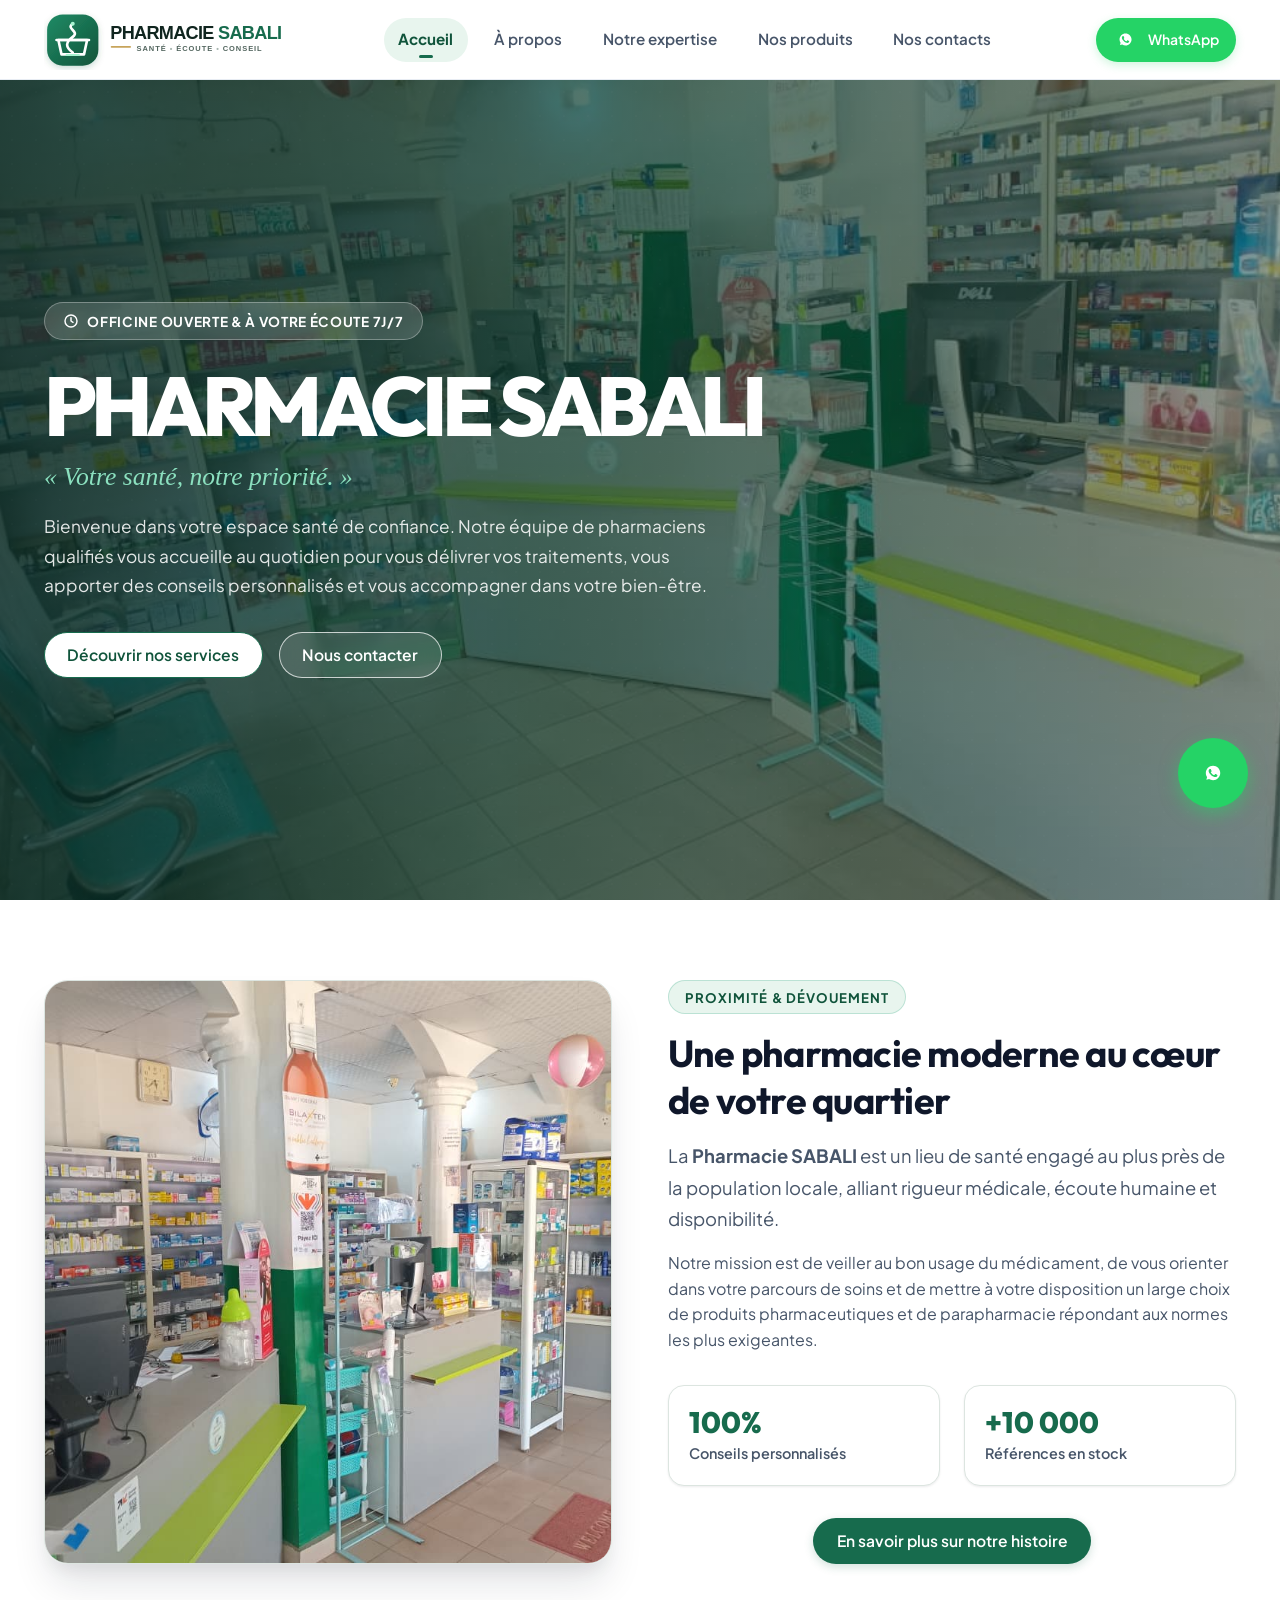
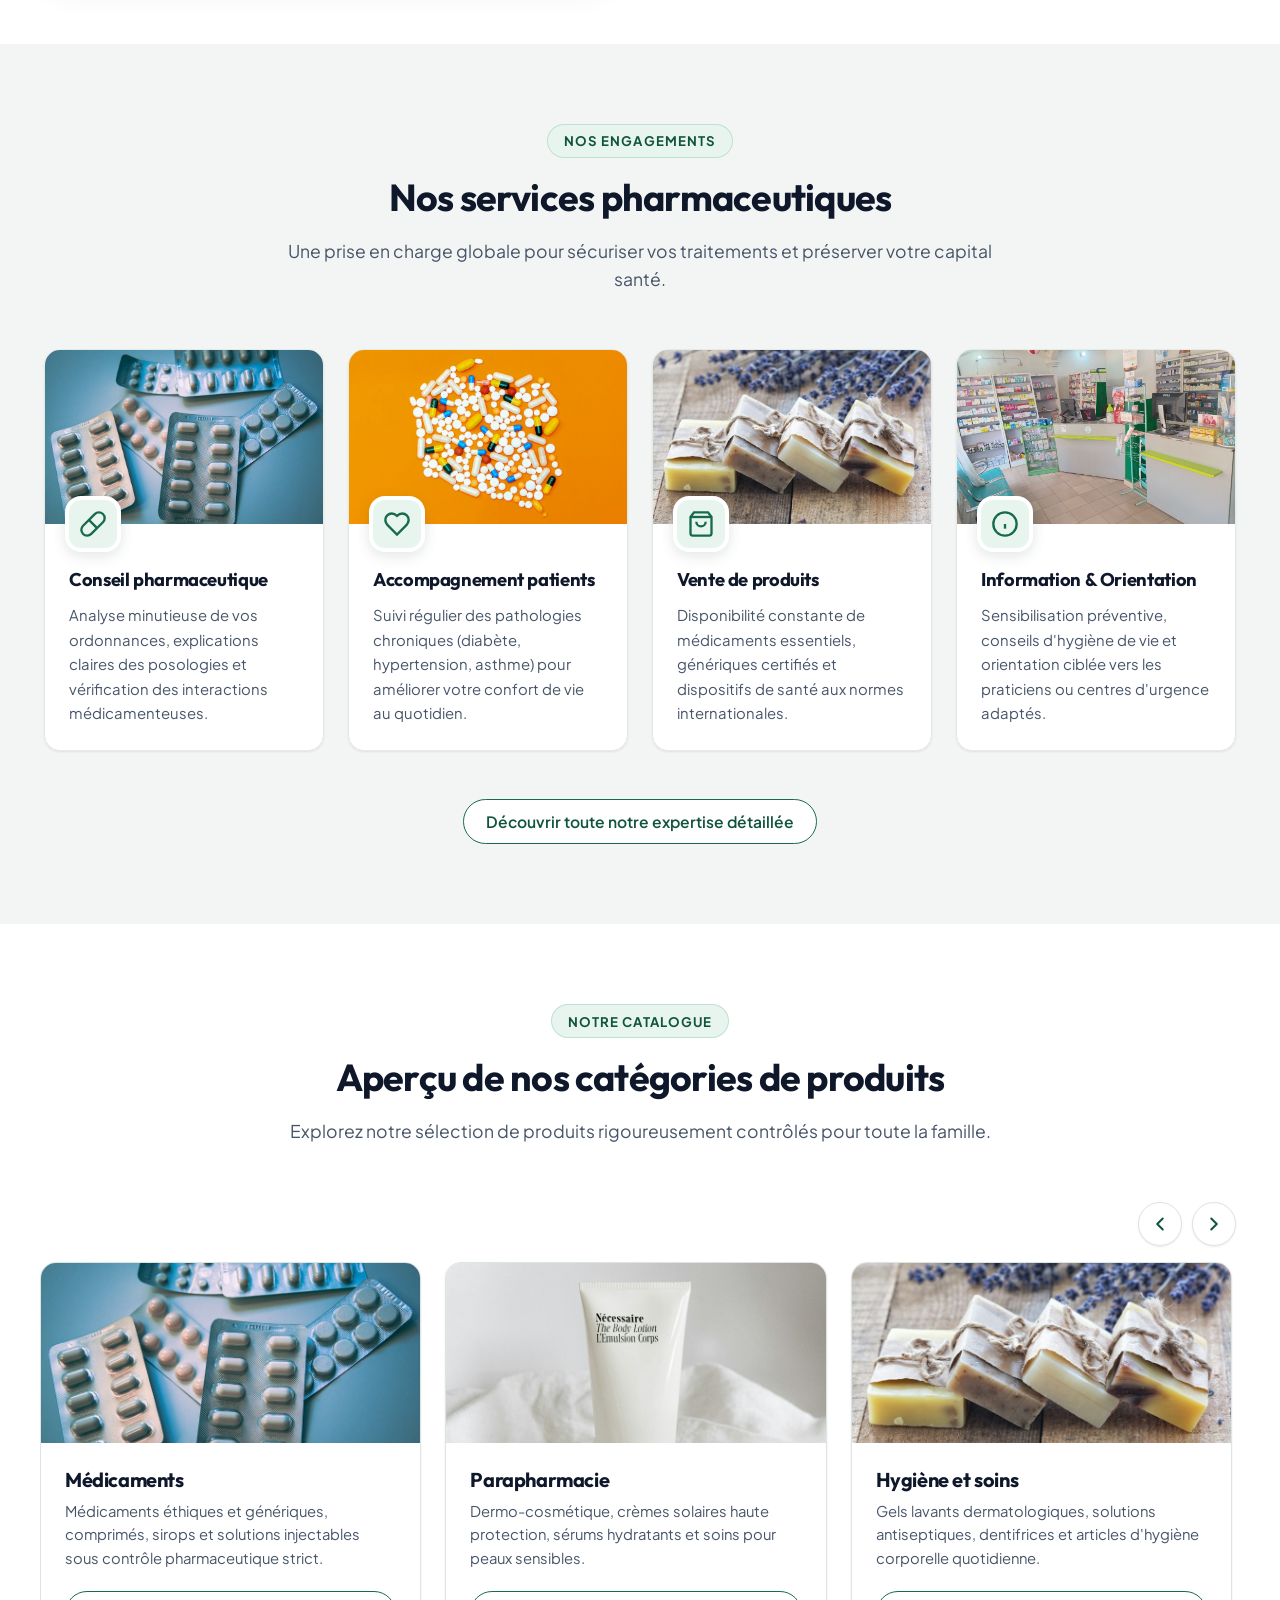
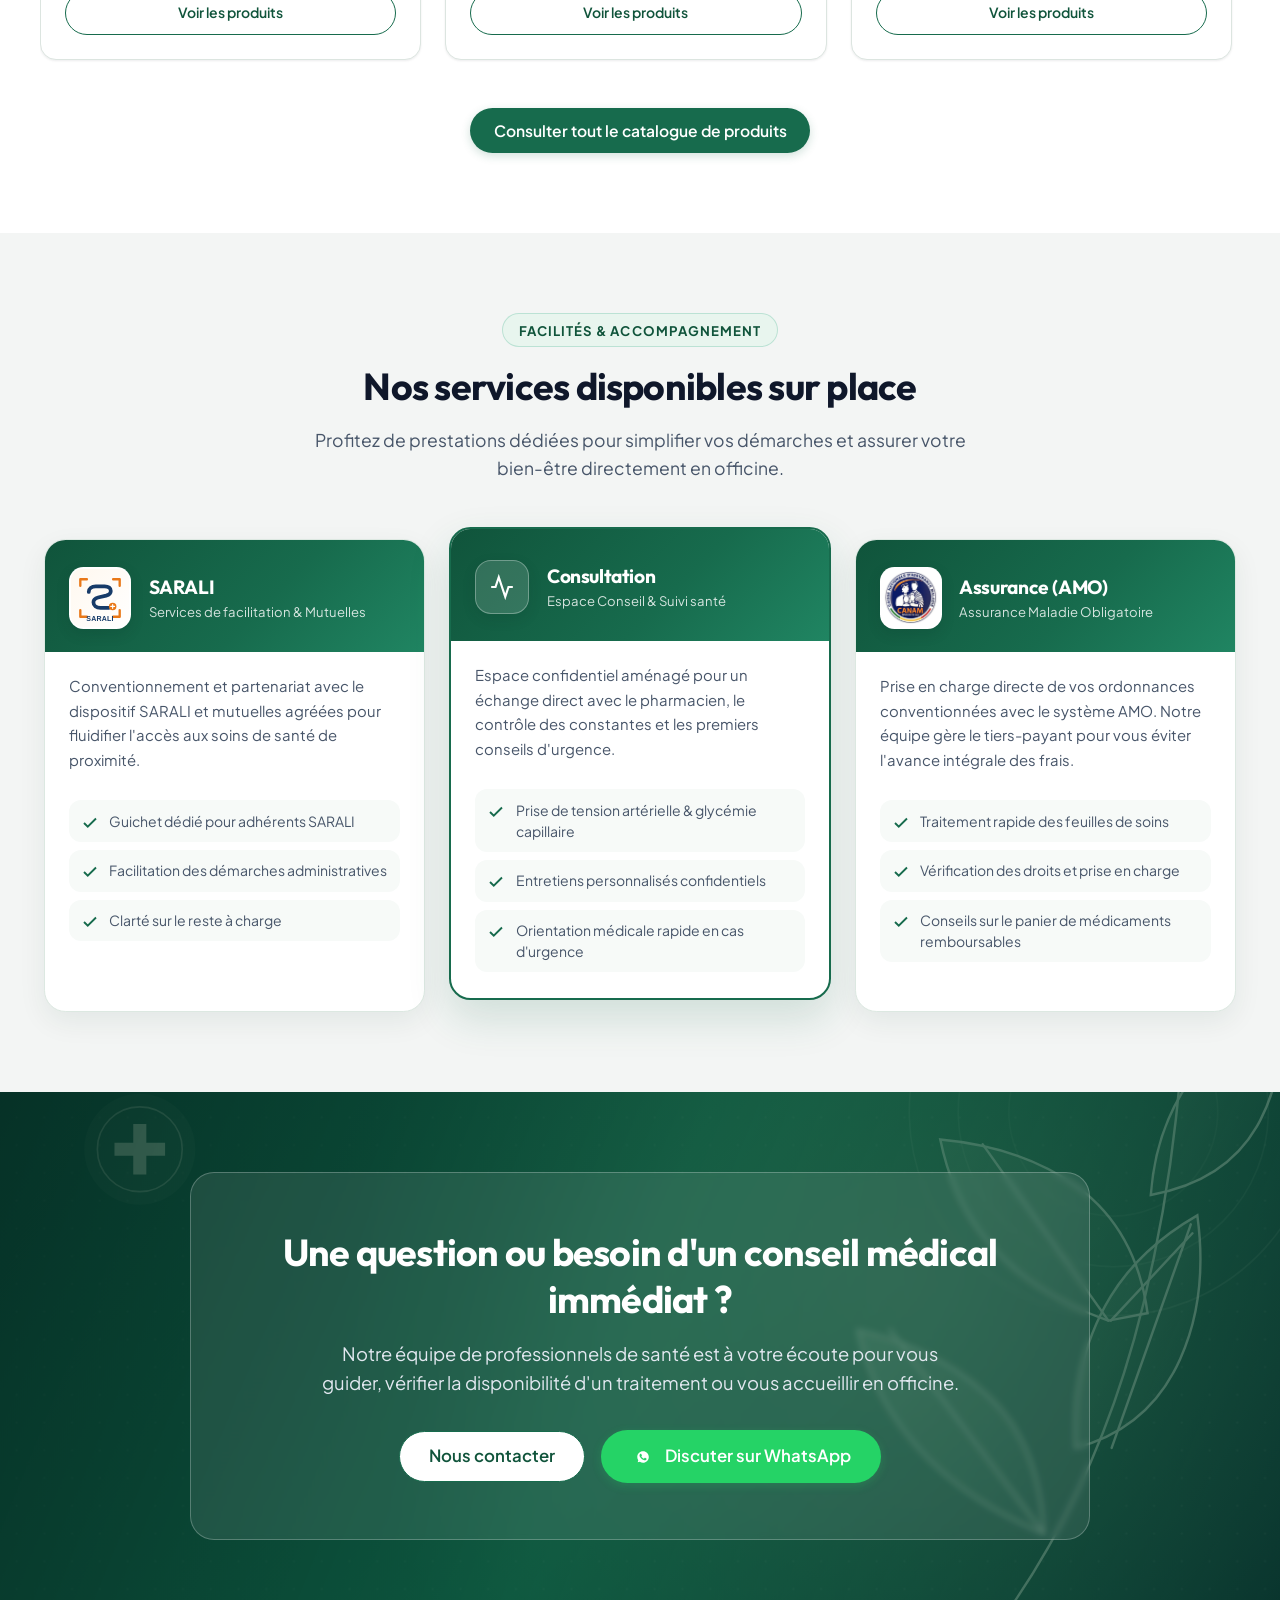
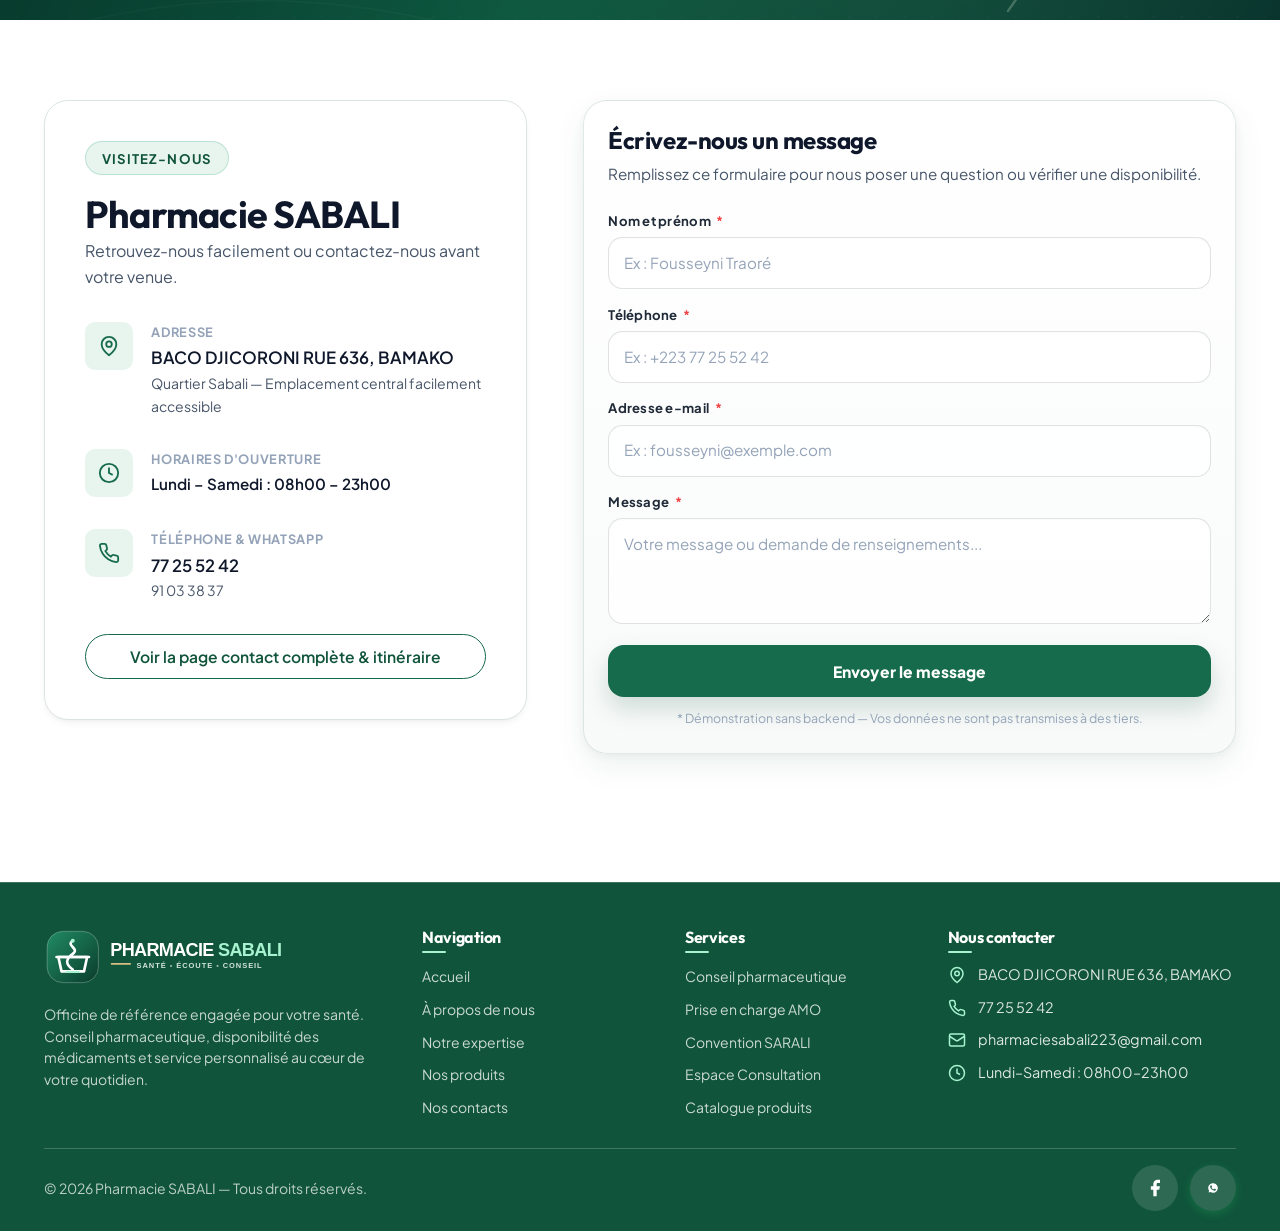
<file: index.html>
<!DOCTYPE html>
<html lang="fr">
<head>
  <meta charset="UTF-8">
  <meta name="viewport" content="width=device-width, initial-scale=1.0">
  <title>PHARMACIE SABALI — Accueil | Votre santé, notre priorité</title>
  <meta name="description" content="Bienvenue à la Pharmacie SABALI. Conseil pharmaceutique, délivrance de médicaments, parapharmacie, matériel médical et services sur place (AMO, SARALI, Consultation).">
  
  <!-- Favicon -->
  <link rel="icon" type="image/svg+xml" href="favicon.svg">

  <!-- Open Graph -->
  <meta property="og:title" content="PHARMACIE SABALI — Votre santé, notre priorité">
  <meta property="og:description" content="Officine moderne et humaine : conseils de santé personnalisés, parapharmacie et services sur place.">
  <meta property="og:type" content="website">
  <meta property="og:image" content="images/pharmacie/hero.jpg">

  <!-- Feuilles de style -->
  <link rel="stylesheet" href="css/style.css">
</head>
<body>

  <!-- ==================== HEADER & NAVIGATION ==================== -->
  <header class="site-header" id="header">
    <div class="container header-container">
      <a href="index.html" class="logo-link" aria-label="Retour à l'accueil Pharmacie SABALI">
        <img src="images/logo/logo.svg" alt="Pharmacie SABALI — Santé, écoute, conseil" class="header-logo">
      </a>

      <!-- Navigation Desktop -->
      <nav class="main-nav" aria-label="Navigation principale">
        <ul class="nav-links">
          <li><a href="index.html" class="nav-link active">Accueil</a></li>
          <li><a href="a-propos.html" class="nav-link">À propos</a></li>
          <li><a href="expertise.html" class="nav-link">Notre expertise</a></li>
          <li><a href="produits.html" class="nav-link">Nos produits</a></li>
          <li><a href="contact.html" class="nav-link">Nos contacts</a></li>
        </ul>
      </nav>

      <!-- CTA Header -->
      <div class="header-cta-group">
        <button class="btn btn-whatsapp btn-sm" data-wa-action="ask-info" title="Écrire à la pharmacie sur WhatsApp">
          <!-- WhatsApp Icon -->
          <svg width="18" height="18" viewBox="0 0 24 24" fill="currentColor">
            <path d="M12.031 6.172c-3.181 0-5.767 2.586-5.768 5.766-.001 1.298.38 2.27 1.019 3.287l-.582 2.128 2.182-.573c.978.58 1.911.928 3.145.929 3.178 0 5.767-2.587 5.768-5.766.001-3.187-2.575-5.771-5.764-5.771zm3.392 8.244c-.144.405-.837.774-1.17.824-.299.045-.677.063-1.092-.069-.252-.08-.575-.187-.988-.365-1.739-.751-2.874-2.502-2.961-2.617-.087-.116-.708-.94-.708-1.793s.448-1.273.607-1.446c.159-.173.346-.217.462-.217l.332.007c.106.005.249-.04.39.298.144.347.491 1.2.534 1.287.043.087.072.188.014.303-.058.116-.087.188-.173.289l-.26.303c-.087.087-.179.182-.077.357.101.174.449.741.963 1.2 0.662.59 1.22.772 1.393.859.173.087.275.072.376-.044.101-.116.433-.506.549-.679.116-.173.231-.145.39-.087s1.011.477 1.184.564.289.13.332.202c.043.073.043.419-.101.824z"/>
          </svg>
          <span>WhatsApp</span>
        </button>
        <!-- Bouton Menu Mobile Hamburger -->
        <button class="mobile-toggle" aria-label="Ouvrir le menu de navigation" aria-expanded="false">
          <span class="hamburger-line"></span>
        </button>
      </div>
    </div>
  </header>

  <!-- Tiroir Mobile Drawer -->
  <div class="mobile-menu-drawer" id="mobileDrawer">
    <ul class="mobile-nav-links">
      <li><a href="index.html" class="nav-link active">Accueil</a></li>
      <li><a href="a-propos.html" class="nav-link">À propos</a></li>
      <li><a href="expertise.html" class="nav-link">Notre expertise</a></li>
      <li><a href="produits.html" class="nav-link">Nos produits</a></li>
      <li><a href="contact.html" class="nav-link">Nos contacts</a></li>
    </ul>
    <button class="btn btn-whatsapp" style="width: 100%;" data-wa-action="ask-info">
      Contact direct sur WhatsApp
    </button>
  </div>

  <main>
    <!-- ==================== 7.1 HERO SECTION ==================== -->
    <section class="hero-section">
      <div class="hero-overlay"></div>
      <div class="hero-pattern"></div>
      <div class="container hero-grid">
        <div class="hero-content fade-in-element is-visible">
          <div class="hero-badge-tag">
            <svg width="16" height="16" viewBox="0 0 24 24" fill="none" stroke="currentColor" stroke-width="2.2" stroke-linecap="round" stroke-linejoin="round" aria-hidden="true"><circle cx="12" cy="12" r="9"/><path d="M12 7v5l3 2"/></svg>
            <span>Officine Ouverte & À votre écoute 7j/7</span>
          </div>
          <h1 class="hero-title">PHARMACIE SABALI</h1>
          <p class="hero-tagline">« Votre santé, notre priorité. »</p>
          <p class="hero-description">
            Bienvenue dans votre espace santé de confiance. Notre équipe de pharmaciens qualifiés vous accueille au quotidien pour vous délivrer vos traitements, vous apporter des conseils personnalisés et vous accompagner dans votre bien-être.
          </p>
          <div class="btn-group">
            <a href="#services" class="btn btn-secondary">Découvrir nos services</a>
            <a href="contact.html" class="btn btn-outline-white">Nous contacter</a>
          </div>
        </div>

      </div>
    </section>

    <!-- ==================== 7.2 PRÉSENTATION DE LA PHARMACIE ==================== -->
    <section class="section">
      <div class="container">
        <div class="presentation-grid">
          <div class="presentation-image-wrapper fade-in-element">
            <img src="images/pharmacie/interieur.jpg" alt="Intérieur moderne de la Pharmacie SABALI [PHOTO_PHARMACIE]" loading="lazy">
          </div>
          <div class="presentation-text fade-in-element">
            <span class="section-badge">Proximité & Dévouement</span>
            <h2 class="section-title">Une pharmacie moderne au cœur de votre quartier</h2>
            <p class="lead">
              La <strong>Pharmacie SABALI</strong> est un lieu de santé engagé au plus près de la population locale, alliant rigueur médicale, écoute humaine et disponibilité.
            </p>
            <p>
              Notre mission est de veiller au bon usage du médicament, de vous orienter dans votre parcours de soins et de mettre à votre disposition un large choix de produits pharmaceutiques et de parapharmacie répondant aux normes les plus exigeantes.
            </p>
            
            <div class="stats-grid">
              <div class="stat-item">
                <div class="stat-number">100%</div>
                <div class="stat-label">Conseils personnalisés</div>
              </div>
              <div class="stat-item">
                <div class="stat-number">+10 000</div>
                <div class="stat-label">Références en stock</div>
              </div>
            </div>

            <div class="presentation-actions">
              <a href="a-propos.html" class="btn btn-primary">En savoir plus sur notre histoire</a>
            </div>
          </div>
        </div>
      </div>
    </section>

    <!-- ==================== 7.3 NOS SERVICES ==================== -->
    <section class="section section-alt" id="services">
      <div class="container">
        <div class="section-header fade-in-element">
          <span class="section-badge">Nos Engagements</span>
          <h2 class="section-title">Nos services pharmaceutiques</h2>
          <p class="section-subtitle">
            Une prise en charge globale pour sécuriser vos traitements et préserver votre capital santé.
          </p>
        </div>

        <div class="cards-grid-4">
          <!-- Service 1 -->
          <article class="service-card fade-in-element">
            <div class="service-visual">
              <img src="images/produits/cat-medicaments.jpg" alt="Conseil pharmaceutique" loading="lazy">
            </div>
            <div class="service-icon-box">
              <svg width="28" height="28" viewBox="0 0 24 24" fill="none" stroke="currentColor" stroke-width="2"><path d="m10.5 20.5 10-10a4.95 4.95 0 1 0-7-7l-10 10a4.95 4.95 0 1 0 7 7Z"/><path d="m8.5 8.5 7 7"/></svg>
            </div>
            <h3>Conseil pharmaceutique</h3>
            <p>Analyse minutieuse de vos ordonnances, explications claires des posologies et vérification des interactions médicamenteuses.</p>
          </article>

          <!-- Service 2 -->
          <article class="service-card fade-in-element">
            <div class="service-visual">
              <img src="images/produits/cat-bien-etre.jpg" alt="Accompagnement patients" loading="lazy">
            </div>
            <div class="service-icon-box">
              <svg width="28" height="28" viewBox="0 0 24 24" fill="none" stroke="currentColor" stroke-width="2"><path d="M19 14c1.49-1.46 3-3.21 3-5.5A5.5 5.5 0 0 0 16.5 3c-1.76 0-3 .5-4.5 2-1.5-1.5-2.74-2-4.5-2A5.5 5.5 0 0 0 2 8.5c0 2.3 1.5 4.05 3 5.5l7 7Z"/></svg>
            </div>
            <h3>Accompagnement patients</h3>
            <p>Suivi régulier des pathologies chroniques (diabète, hypertension, asthme) pour améliorer votre confort de vie au quotidien.</p>
          </article>

          <!-- Service 3 -->
          <article class="service-card fade-in-element">
            <div class="service-visual">
              <img src="images/produits/cat-hygiene.jpg" alt="Vente de produits" loading="lazy">
            </div>
            <div class="service-icon-box">
              <svg width="28" height="28" viewBox="0 0 24 24" fill="none" stroke="currentColor" stroke-width="2"><path d="M6 2 3 6v14a2 2 0 0 0 2 2h14a2 2 0 0 0 2-2V6l-3-4Z"/><path d="M3 6h18"/><path d="M16 10a4 4 0 0 1-8 0"/></svg>
            </div>
            <h3>Vente de produits</h3>
            <p>Disponibilité constante de médicaments essentiels, génériques certifiés et dispositifs de santé aux normes internationales.</p>
          </article>

          <!-- Service 4 -->
          <article class="service-card fade-in-element">
            <div class="service-visual">
              <img src="images/galerie/galerie-1.jpg" alt="Comptoir de la pharmacie vu du côté client, avec le dos des écrans orienté vers les clients et les affichages tournés vers l’équipe" loading="lazy">
            </div>
            <div class="service-icon-box">
              <svg width="28" height="28" viewBox="0 0 24 24" fill="none" stroke="currentColor" stroke-width="2"><circle cx="12" cy="12" r="10"/><path d="M12 16v-4"/><path d="M12 8h.01"/></svg>
            </div>
            <h3>Information & Orientation</h3>
            <p>Sensibilisation préventive, conseils d'hygiène de vie et orientation ciblée vers les praticiens ou centres d'urgence adaptés.</p>
          </article>
        </div>

        <div style="text-align: center; margin-top: 3rem;">
          <a href="expertise.html" class="btn btn-secondary">Découvrir toute notre expertise détaillée</a>
        </div>
      </div>
    </section>

    <!-- ==================== 7.4 NOS PRODUITS (APERÇU DES CATÉGORIES) ==================== -->
    <section class="section">
      <div class="container">
        <div class="section-header fade-in-element">
          <span class="section-badge">Notre Catalogue</span>
          <h2 class="section-title">Aperçu de nos catégories de produits</h2>
          <p class="section-subtitle">
            Explorez notre sélection de produits rigoureusement contrôlés pour toute la famille.
          </p>
        </div>

        <div class="category-carousel" id="categoryCarousel" role="region" aria-label="Catégories de produits">
          <div class="category-carousel-controls">
            <button class="carousel-control" type="button" data-carousel-prev aria-label="Catégories précédentes">
              <svg width="22" height="22" viewBox="0 0 24 24" fill="none" stroke="currentColor" stroke-width="2.2" stroke-linecap="round" stroke-linejoin="round" aria-hidden="true"><path d="m15 18-6-6 6-6"/></svg>
            </button>
            <button class="carousel-control" type="button" data-carousel-next aria-label="Catégories suivantes">
              <svg width="22" height="22" viewBox="0 0 24 24" fill="none" stroke="currentColor" stroke-width="2.2" stroke-linecap="round" stroke-linejoin="round" aria-hidden="true"><path d="m9 18 6-6-6-6"/></svg>
            </button>
          </div>
          <div class="category-carousel-viewport" tabindex="0" aria-roledescription="carrousel">
            <div class="category-carousel-track">
          <!-- Catégorie 1 : Médicaments -->
          <article class="category-card fade-in-element">
            <div class="category-image-wrap">
              <img src="images/produits/cat-medicaments.jpg" alt="Médicaments et conseil pharmaceutique" loading="lazy">
            </div>
            <div class="category-body">
              <h3>Médicaments</h3>
              <p>Médicaments éthiques et génériques, comprimés, sirops et solutions injectables sous contrôle pharmaceutique strict.</p>
              <a href="produits.html?cat=medicaments" class="btn btn-secondary btn-sm">Voir les produits</a>
            </div>
          </article>

          <!-- Catégorie 2 : Parapharmacie -->
          <article class="category-card fade-in-element">
            <div class="category-image-wrap">
              <img src="images/produits/cat-parapharmacie.jpg" alt="Produits de Parapharmacie" loading="lazy">
            </div>
            <div class="category-body">
              <h3>Parapharmacie</h3>
              <p>Dermo-cosmétique, crèmes solaires haute protection, sérums hydratants et soins pour peaux sensibles.</p>
              <a href="produits.html?cat=parapharmacie" class="btn btn-secondary btn-sm">Voir les produits</a>
            </div>
          </article>

          <!-- Catégorie 3 : Hygiène et soins -->
          <article class="category-card fade-in-element">
            <div class="category-image-wrap">
              <img src="images/produits/cat-hygiene.jpg" alt="Hygiène et soins corporels" loading="lazy">
            </div>
            <div class="category-body">
              <h3>Hygiène et soins</h3>
              <p>Gels lavants dermatologiques, solutions antiseptiques, dentifrices et articles d'hygiène corporelle quotidienne.</p>
              <a href="produits.html?cat=hygiene" class="btn btn-secondary btn-sm">Voir les produits</a>
            </div>
          </article>

          <!-- Catégorie 4 : Produits pour bébé -->
          <article class="category-card fade-in-element">
            <div class="category-image-wrap">
              <img src="images/produits/cat-bebe.jpg" alt="Produits pour bébé et maman" loading="lazy">
            </div>
            <div class="category-body">
              <h3>Produits pour bébé</h3>
              <p>Laits infantiles de qualité, liniments oléo-calcaires bio, eaux nettoyantes douces et accessoires de puériculture.</p>
              <a href="produits.html?cat=bebe" class="btn btn-secondary btn-sm">Voir les produits</a>
            </div>
          </article>

          <!-- Catégorie 5 : Matériel médical -->
          <article class="category-card fade-in-element">
            <div class="category-image-wrap">
              <img src="images/produits/cat-materiel.jpg" alt="Matériel médical et maintien à domicile" loading="lazy">
            </div>
            <div class="category-body">
              <h3>Matériel médical</h3>
              <p>Tensiomètres électroniques, thermomètres infrarouges, oxymètres de pouls et matériel d'aide à la mobilité.</p>
              <a href="produits.html?cat=materiel" class="btn btn-secondary btn-sm">Voir les produits</a>
            </div>
          </article>

          <!-- Catégorie 6 : Bien-être -->
          <article class="category-card fade-in-element">
            <div class="category-image-wrap">
              <img src="images/produits/cat-bien-etre.jpg" alt="Bien-être et compléments alimentaires" loading="lazy">
            </div>
            <div class="category-body">
              <h3>Bien-être & Nutrition</h3>
              <p>Compléments alimentaires, vitamines, magnésium marin, infusions relaxantes et solutions pour tonus & vitalité.</p>
              <a href="produits.html?cat=bien-etre" class="btn btn-secondary btn-sm">Voir les produits</a>
            </div>
          </article>
            </div>
          </div>
        </div>

        <div style="text-align: center; margin-top: 3rem;">
          <a href="produits.html" class="btn btn-primary">Consulter tout le catalogue de produits</a>
        </div>
      </div>
    </section>

    <!-- ==================== 7.5 SERVICES SUR PLACE ==================== -->
    <section class="section section-alt">
      <div class="container">
        <div class="section-header fade-in-element">
          <span class="section-badge">Facilités & Accompagnement</span>
          <h2 class="section-title">Nos services disponibles sur place</h2>
          <p class="section-subtitle">
            Profitez de prestations dédiées pour simplifier vos démarches et assurer votre bien-être directement en officine.
          </p>
        </div>

        <div class="onsite-services-grid">
          <!-- Carte SARALI -->
          <article class="onsite-card onsite-card--sarali fade-in-element">
            <div class="onsite-card-header">
              <div class="onsite-brand-logo">
                <img src="images/logo/sarali-embleme.svg" alt="Logo Sarali">
              </div>
              <div>
                <h3>SARALI</h3>
                <div class="onsite-card-subtitle">Services de facilitation & Mutuelles</div>
              </div>
            </div>
            <div class="onsite-card-body">
              <p>
                Conventionnement et partenariat avec le dispositif SARALI et mutuelles agréées pour fluidifier l'accès aux soins de santé de proximité.
              </p>
              <ul class="onsite-features">
                <li>
                  <svg width="18" height="18" viewBox="0 0 24 24" fill="none" stroke="currentColor" stroke-width="2.5"><polyline points="20 6 9 17 4 12"/></svg>
                  <span>Guichet dédié pour adhérents SARALI</span>
                </li>
                <li>
                  <svg width="18" height="18" viewBox="0 0 24 24" fill="none" stroke="currentColor" stroke-width="2.5"><polyline points="20 6 9 17 4 12"/></svg>
                  <span>Facilitation des démarches administratives</span>
                </li>
                <li>
                  <svg width="18" height="18" viewBox="0 0 24 24" fill="none" stroke="currentColor" stroke-width="2.5"><polyline points="20 6 9 17 4 12"/></svg>
                  <span>Clarté sur le reste à charge</span>
                </li>
              </ul>
            </div>
          </article>

          <!-- Carte Consultation, mise en avant au centre -->
          <article class="onsite-card onsite-card--consultation fade-in-element">
            <div class="onsite-card-header">
              <div class="onsite-badge-icon">
                <svg width="26" height="26" viewBox="0 0 24 24" fill="none" stroke="currentColor" stroke-width="2"><path d="M22 12h-4l-3 9L9 3l-3 9H2"/></svg>
              </div>
              <div>
                <h3>Consultation</h3>
                <div class="onsite-card-subtitle">Espace Conseil & Suivi santé</div>
              </div>
            </div>
            <div class="onsite-card-body">
              <p>
                Espace confidentiel aménagé pour un échange direct avec le pharmacien, le contrôle des constantes et les premiers conseils d'urgence.
              </p>
              <ul class="onsite-features">
                <li>
                  <svg width="18" height="18" viewBox="0 0 24 24" fill="none" stroke="currentColor" stroke-width="2.5"><polyline points="20 6 9 17 4 12"/></svg>
                  <span>Prise de tension artérielle & glycémie capillaire</span>
                </li>
                <li>
                  <svg width="18" height="18" viewBox="0 0 24 24" fill="none" stroke="currentColor" stroke-width="2.5"><polyline points="20 6 9 17 4 12"/></svg>
                  <span>Entretiens personnalisés confidentiels</span>
                </li>
                <li>
                  <svg width="18" height="18" viewBox="0 0 24 24" fill="none" stroke="currentColor" stroke-width="2.5"><polyline points="20 6 9 17 4 12"/></svg>
                  <span>Orientation médicale rapide en cas d'urgence</span>
                </li>
              </ul>
            </div>
          </article>

          <!-- Carte Assurance Maladie Obligatoire -->
          <article class="onsite-card onsite-card--assurance fade-in-element">
            <div class="onsite-card-header">
              <div class="onsite-brand-logo onsite-brand-logo--canam">
                <img src="images/logo/amo.jpg" alt="Logo CANAM — Caisse Nationale d’Assurance Maladie du Mali">
              </div>
              <div>
                <h3>Assurance (AMO)</h3>
                <div class="onsite-card-subtitle">Assurance Maladie Obligatoire</div>
              </div>
            </div>
            <div class="onsite-card-body">
              <p>
                Prise en charge directe de vos ordonnances conventionnées avec le système AMO. Notre équipe gère le tiers-payant pour vous éviter l'avance intégrale des frais.
              </p>
              <ul class="onsite-features">
                <li>
                  <svg width="18" height="18" viewBox="0 0 24 24" fill="none" stroke="currentColor" stroke-width="2.5"><polyline points="20 6 9 17 4 12"/></svg>
                  <span>Traitement rapide des feuilles de soins</span>
                </li>
                <li>
                  <svg width="18" height="18" viewBox="0 0 24 24" fill="none" stroke="currentColor" stroke-width="2.5"><polyline points="20 6 9 17 4 12"/></svg>
                  <span>Vérification des droits et prise en charge</span>
                </li>
                <li>
                  <svg width="18" height="18" viewBox="0 0 24 24" fill="none" stroke="currentColor" stroke-width="2.5"><polyline points="20 6 9 17 4 12"/></svg>
                  <span>Conseils sur le panier de médicaments remboursables</span>
                </li>
              </ul>
            </div>
          </article>
        </div>
      </div>
    </section>

    <!-- ==================== 7.6 SECTION CALL TO ACTION (CTA) ==================== -->
    <section class="cta-section">
      <div class="container">
        <div class="cta-box fade-in-element">
          <h2>Une question ou besoin d'un conseil médical immédiat ?</h2>
          <p>
            Notre équipe de professionnels de santé est à votre écoute pour vous guider, vérifier la disponibilité d'un traitement ou vous accueillir en officine.
          </p>
          <div class="btn-group" style="justify-content: center;">
            <a href="contact.html" class="btn btn-secondary btn-lg">Nous contacter</a>
            <button class="btn btn-whatsapp btn-lg" data-wa-action="ask-info">
              <!-- WhatsApp Icon -->
              <svg width="20" height="20" viewBox="0 0 24 24" fill="currentColor"><path d="M12.031 6.172c-3.181 0-5.767 2.586-5.768 5.766-.001 1.298.38 2.27 1.019 3.287l-.582 2.128 2.182-.573c.978.58 1.911.928 3.145.929 3.178 0 5.767-2.587 5.768-5.766.001-3.187-2.575-5.771-5.764-5.771zm3.392 8.244c-.144.405-.837.774-1.17.824-.299.045-.677.063-1.092-.069-.252-.08-.575-.187-.988-.365-1.739-.751-2.874-2.502-2.961-2.617-.087-.116-.708-.94-.708-1.793s.448-1.273.607-1.446c.159-.173.346-.217.462-.217l.332.007c.106.005.249-.04.39.298.144.347.491 1.2.534 1.287.043.087.072.188.014.303-.058.116-.087.188-.173.289l-.26.303c-.087.087-.179.182-.077.357.101.174.449.741.963 1.2 0.662.59 1.22.772 1.393.859.173.087.275.072.376-.044.101-.116.433-.506.549-.679.116-.173.231-.145.39-.087s1.011.477 1.184.564.289.13.332.202c.043.073.043.419-.101.824z"/></svg>
              <span>Discuter sur WhatsApp</span>
            </button>
          </div>
        </div>
      </div>
    </section>

    <!-- ==================== 7.7 APERÇU CONTACT ==================== -->
    <section class="section">
      <div class="container">
        <div class="contact-grid">
          <!-- Coordonnées rapides -->
          <div class="contact-info-card fade-in-element">
            <div>
              <span class="section-badge">Visitez-nous</span>
              <h2>Pharmacie SABALI</h2>
              <p>Retrouvez-nous facilement ou contactez-nous avant votre venue.</p>
            </div>

            <div class="contact-info-item">
              <div class="contact-info-icon">
                <svg width="22" height="22" viewBox="0 0 24 24" fill="none" stroke="currentColor" stroke-width="2"><path d="M20 10c0 6-8 12-8 12s-8-6-8-12a8 8 0 0 1 16 0Z"/><circle cx="12" cy="10" r="3"/></svg>
              </div>
              <div>
                <div class="contact-info-label">Adresse</div>
                <div class="contact-info-value">BACO DJICORONI RUE 636, BAMAKO</div>
                <div class="contact-info-desc">Quartier Sabali — Emplacement central facilement accessible</div>
              </div>
            </div>

            <div class="contact-info-item">
              <div class="contact-info-icon">
                <svg width="22" height="22" viewBox="0 0 24 24" fill="none" stroke="currentColor" stroke-width="2"><circle cx="12" cy="12" r="10"/><polyline points="12 6 12 12 16 14"/></svg>
              </div>
              <div>
                <div class="contact-info-label">Horaires d'ouverture</div>
                <div class="contact-info-value" style="font-size: 0.95rem; line-height: 1.5;">Lundi – Samedi : 08h00 – 23h00</div>
              </div>
            </div>

            <div class="contact-info-item">
              <div class="contact-info-icon">
                <svg width="22" height="22" viewBox="0 0 24 24" fill="none" stroke="currentColor" stroke-width="2"><path d="M22 16.92v3a2 2 0 0 1-2.18 2 19.79 19.79 0 0 1-8.63-3.07 19.5 19.5 0 0 1-6-6 19.79 19.79 0 0 1-3.07-8.67A2 2 0 0 1 4.11 2h3a2 2 0 0 1 2 1.72 12.84 12.84 0 0 0 .7 2.81 2 2 0 0 1-.45 2.11L8.09 9.91a16 16 0 0 0 6 6l1.27-1.27a2 2 0 0 1 2.11-.45 12.84 12.84 0 0 0 2.81.7A2 2 0 0 1 22 16.92z"/></svg>
              </div>
              <div>
                <div class="contact-info-label">Téléphone & WhatsApp</div>
                <div class="contact-info-value"><a href="tel:+22377255242">77 25 52 42</a></div>
                <div class="contact-info-desc"><a href="tel:+22391033837">91 03 38 37</a></div>
              </div>
            </div>

            <div>
              <a href="contact.html" class="btn btn-secondary" style="width: 100%;">
                Voir la page contact complète & itinéraire
              </a>
            </div>
          </div>

          <!-- Mini Formulaire de contact rapide -->
          <div class="contact-form-card fade-in-element">
            <h3 style="margin-bottom: 0.5rem;">Écrivez-nous un message</h3>
            <p style="margin-bottom: 1.5rem; font-size: 0.95rem;">
              Remplissez ce formulaire pour nous poser une question ou vérifier une disponibilité.
            </p>

            <form class="contact-form" novalidate>
              <div class="form-group">
                <label class="form-label" for="homeNom">Nom et prénom <span class="required">*</span></label>
                <input type="text" id="homeNom" name="nom" class="form-control" placeholder="Ex : Fousseyni Traoré" required>
              </div>

              <div class="form-group">
                <label class="form-label" for="homeTel">Téléphone <span class="required">*</span></label>
                <input type="tel" id="homeTel" name="telephone" class="form-control" placeholder="Ex : +223 77 25 52 42" required>
              </div>

              <div class="form-group">
                <label class="form-label" for="homeEmail">Adresse e-mail <span class="required">*</span></label>
                <input type="email" id="homeEmail" name="email" class="form-control" placeholder="Ex : fousseyni@exemple.com" required>
              </div>

              <div class="form-group">
                <label class="form-label" for="homeMessage">Message <span class="required">*</span></label>
                <textarea id="homeMessage" name="message" class="form-control" placeholder="Votre message ou demande de renseignements..." required></textarea>
              </div>

              <button type="submit" class="btn btn-primary" style="width: 100%;">
                Envoyer le message
              </button>
              <div style="font-size: 0.775rem; text-align: center; color: var(--text-light); margin-top: 0.75rem;">
                * Démonstration sans backend — Vos données ne sont pas transmises à des tiers.
              </div>
            </form>
          </div>
        </div>
      </div>
    </section>
  </main>

  <!-- ==================== FOOTER ==================== -->
  <footer class="site-footer">
    <div class="container">
      <div class="footer-grid">
        <!-- Colonne 1 : Brand -->
        <div class="footer-brand">
          <a href="index.html" class="footer-logo-link" aria-label="Pharmacie SABALI, accueil">
            <img src="images/logo/logo-footer.svg" alt="Pharmacie SABALI — Santé, écoute, conseil" class="footer-logo">
          </a>
          <p>
            Officine de référence engagée pour votre santé. Conseil pharmaceutique, disponibilité des médicaments et service personnalisé au cœur de votre quotidien.
          </p>
        </div>

        <!-- Colonne 2 : Liens de navigation -->
        <div>
          <h4 class="footer-title">Navigation</h4>
          <ul class="footer-links">
            <li><a href="index.html">Accueil</a></li>
            <li><a href="a-propos.html">À propos de nous</a></li>
            <li><a href="expertise.html">Notre expertise</a></li>
            <li><a href="produits.html">Nos produits</a></li>
            <li><a href="contact.html">Nos contacts</a></li>
          </ul>
        </div>

        <!-- Colonne 3 : Services sur place -->
        <div>
          <h4 class="footer-title">Services</h4>
          <ul class="footer-links">
            <li><a href="index.html#services">Conseil pharmaceutique</a></li>
            <li><a href="index.html#services">Prise en charge AMO</a></li>
            <li><a href="index.html#services">Convention SARALI</a></li>
            <li><a href="index.html#services">Espace Consultation</a></li>
            <li><a href="produits.html">Catalogue produits</a></li>
          </ul>
        </div>

        <!-- Colonne 4 : Coordonnées -->
        <div>
          <h4 class="footer-title">Nous contacter</h4>
          <ul class="footer-contact-list">
            <li class="footer-contact-item">
              <svg width="18" height="18" viewBox="0 0 24 24" fill="none" stroke="currentColor" stroke-width="2"><path d="M20 10c0 6-8 12-8 12s-8-6-8-12a8 8 0 0 1 16 0Z"/><circle cx="12" cy="10" r="3"/></svg>
              <span>BACO DJICORONI RUE 636, BAMAKO</span>
            </li>
            <li class="footer-contact-item">
              <svg width="18" height="18" viewBox="0 0 24 24" fill="none" stroke="currentColor" stroke-width="2"><path d="M22 16.92v3a2 2 0 0 1-2.18 2 19.79 19.79 0 0 1-8.63-3.07 19.5 19.5 0 0 1-6-6 19.79 19.79 0 0 1-3.07-8.67A2 2 0 0 1 4.11 2h3a2 2 0 0 1 2 1.72 12.84 12.84 0 0 0 .7 2.81 2 2 0 0 1-.45 2.11L8.09 9.91a16 16 0 0 0 6 6l1.27-1.27a2 2 0 0 1 2.11-.45 12.84 12.84 0 0 0 2.81.7A2 2 0 0 1 22 16.92z"/></svg>
              <a href="tel:+22377255242">77 25 52 42</a>
            </li>
            <li class="footer-contact-item">
              <svg width="18" height="18" viewBox="0 0 24 24" fill="none" stroke="currentColor" stroke-width="2"><rect width="20" height="16" x="2" y="4" rx="2"/><path d="m22 7-8.97 5.7a1.94 1.94 0 0 1-2.06 0L2 7"/></svg>
              <span>pharmaciesabali223@gmail.com</span>
            </li>
            <li class="footer-contact-item">
              <svg width="18" height="18" viewBox="0 0 24 24" fill="none" stroke="currentColor" stroke-width="2"><circle cx="12" cy="12" r="10"/><polyline points="12 6 12 12 16 14"/></svg>
              <span>Lundi–Samedi : 08h00–23h00</span>
            </li>
          </ul>
        </div>
      </div>

      <!-- Bas de footer -->
      <div class="footer-bottom">
        <div>
          © 2026 Pharmacie SABALI — Tous droits réservés.
        </div>
        <div class="social-links">
          <a href="#" class="social-btn" title="Facebook Pharmacie SABALI" aria-label="Facebook">
            <svg width="18" height="18" viewBox="0 0 24 24" fill="currentColor"><path d="M18 2h-3a5 5 0 0 0-5 5v3H7v4h3v8h4v-8h3l1-4h-4V7a1 1 0 0 1 1-1h3z"/></svg>
          </a>
          <button class="social-btn btn-whatsapp" title="WhatsApp Pharmacie SABALI" aria-label="WhatsApp">
            <svg width="18" height="18" viewBox="0 0 24 24" fill="currentColor"><path d="M12.031 6.172c-3.181 0-5.767 2.586-5.768 5.766-.001 1.298.38 2.27 1.019 3.287l-.582 2.128 2.182-.573c.978.58 1.911.928 3.145.929 3.178 0 5.767-2.587 5.768-5.766.001-3.187-2.575-5.771-5.764-5.771zm3.392 8.244c-.144.405-.837.774-1.17.824-.299.045-.677.063-1.092-.069-.252-.08-.575-.187-.988-.365-1.739-.751-2.874-2.502-2.961-2.617-.087-.116-.708-.94-.708-1.793s.448-1.273.607-1.446c.159-.173.346-.217.462-.217l.332.007c.106.005.249-.04.39.298.144.347.491 1.2.534 1.287.043.087.072.188.014.303-.058.116-.087.188-.173.289l-.26.303c-.087.087-.179.182-.077.357.101.174.449.741.963 1.2 0.662.59 1.22.772 1.393.859.173.087.275.072.376-.044.101-.116.433-.506.549-.679.116-.173.231-.145.39-.087s1.011.477 1.184.564.289.13.332.202c.043.073.043.419-.101.824z"/></svg>
          </button>
        </div>
      </div>
    </div>
  </footer>

  <!-- Boutons flottants (WhatsApp & Retour en haut) -->
  <div class="floating-actions">
    <button class="floating-wa-btn" data-wa-action="ask-info" title="Discuter directement sur WhatsApp" aria-label="WhatsApp">
      <svg width="28" height="28" viewBox="0 0 24 24" fill="currentColor"><path d="M12.031 6.172c-3.181 0-5.767 2.586-5.768 5.766-.001 1.298.38 2.27 1.019 3.287l-.582 2.128 2.182-.573c.978.58 1.911.928 3.145.929 3.178 0 5.767-2.587 5.768-5.766.001-3.187-2.575-5.771-5.764-5.771zm3.392 8.244c-.144.405-.837.774-1.17.824-.299.045-.677.063-1.092-.069-.252-.08-.575-.187-.988-.365-1.739-.751-2.874-2.502-2.961-2.617-.087-.116-.708-.94-.708-1.793s.448-1.273.607-1.446c.159-.173.346-.217.462-.217l.332.007c.106.005.249-.04.39.298.144.347.491 1.2.534 1.287.043.087.072.188.014.303-.058.116-.087.188-.173.289l-.26.303c-.087.087-.179.182-.077.357.101.174.449.741.963 1.2 0.662.59 1.22.772 1.393.859.173.087.275.072.376-.044.101-.116.433-.506.549-.679.116-.173.231-.145.39-.087s1.011.477 1.184.564.289.13.332.202c.043.073.043.419-.101.824z"/></svg>
    </button>
    <button class="scroll-top-btn" aria-label="Retour en haut de page" title="Remonter en haut">
      <svg width="20" height="20" viewBox="0 0 24 24" fill="none" stroke="currentColor" stroke-width="2.5"><polyline points="18 15 12 9 6 15"/></svg>
    </button>
  </div>

  <!-- Scripts -->
  <script src="js/main.js"></script>
</body>
</html>
</file>
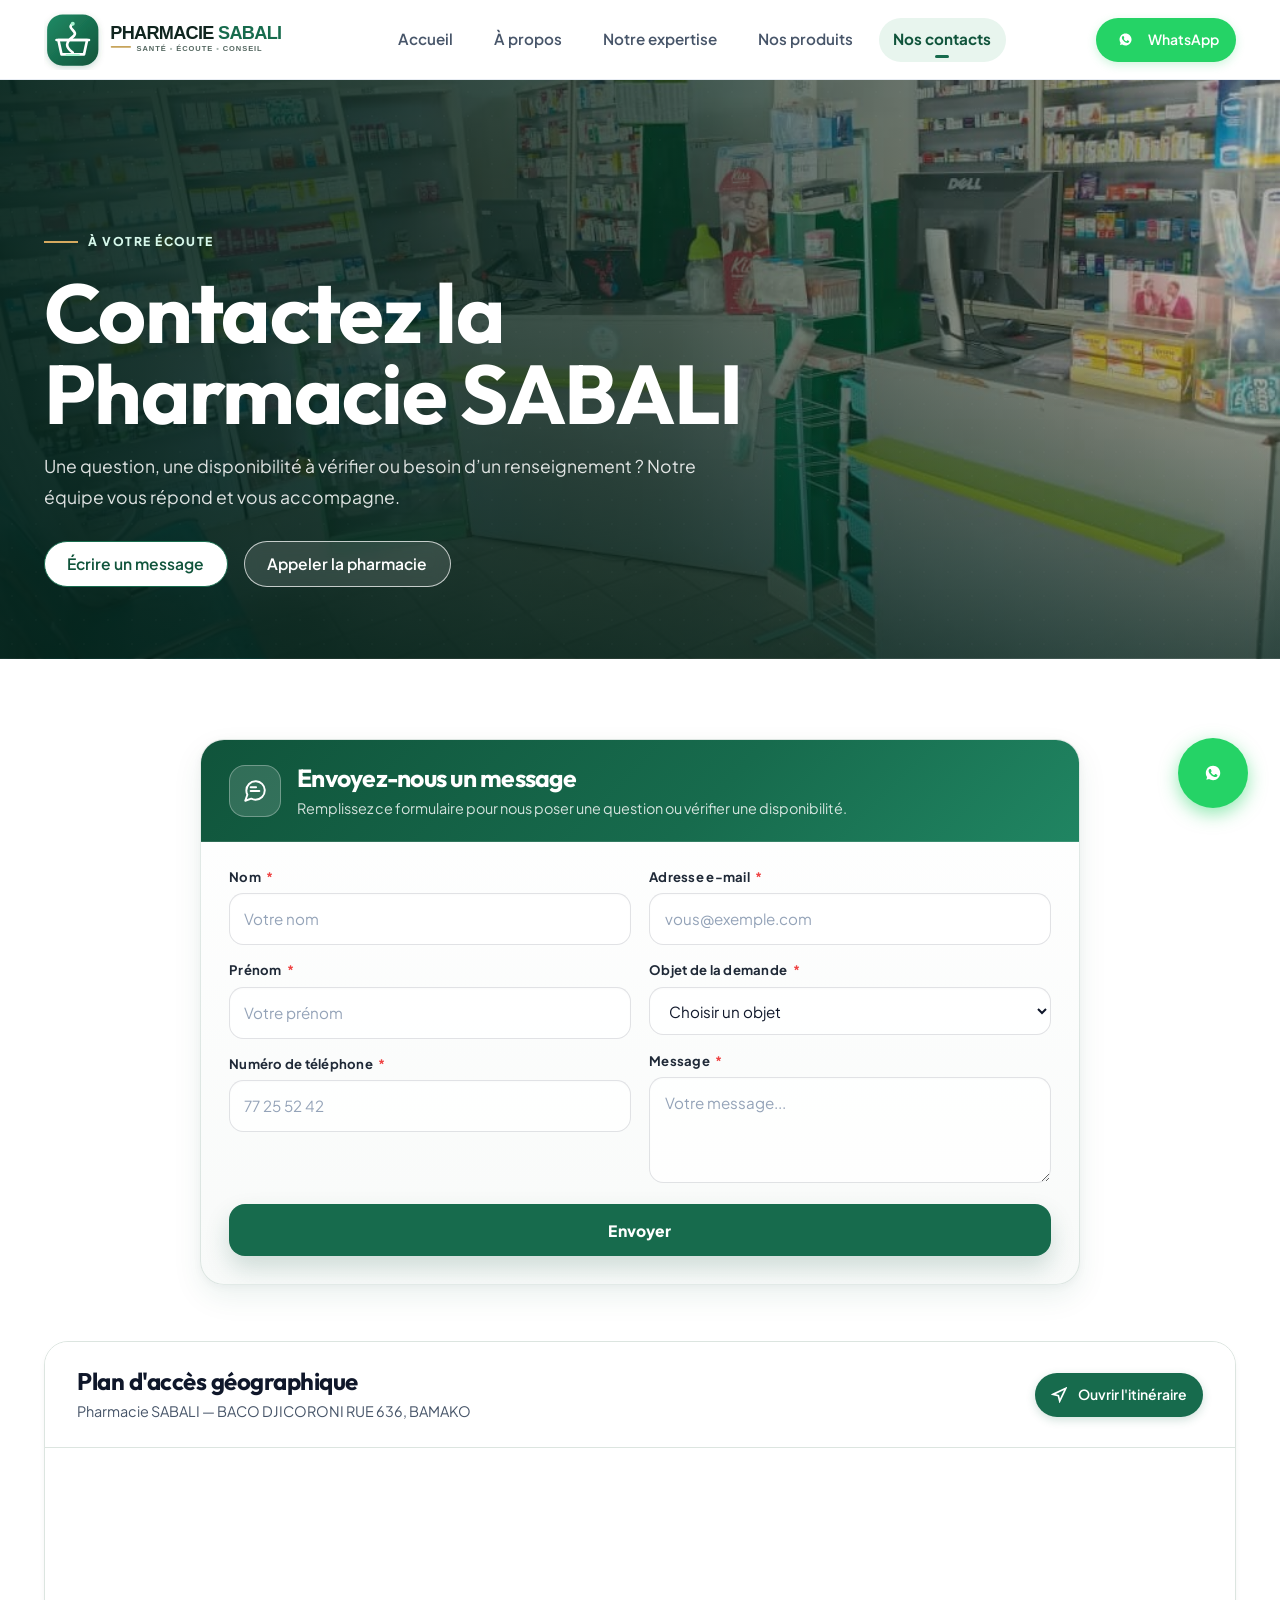
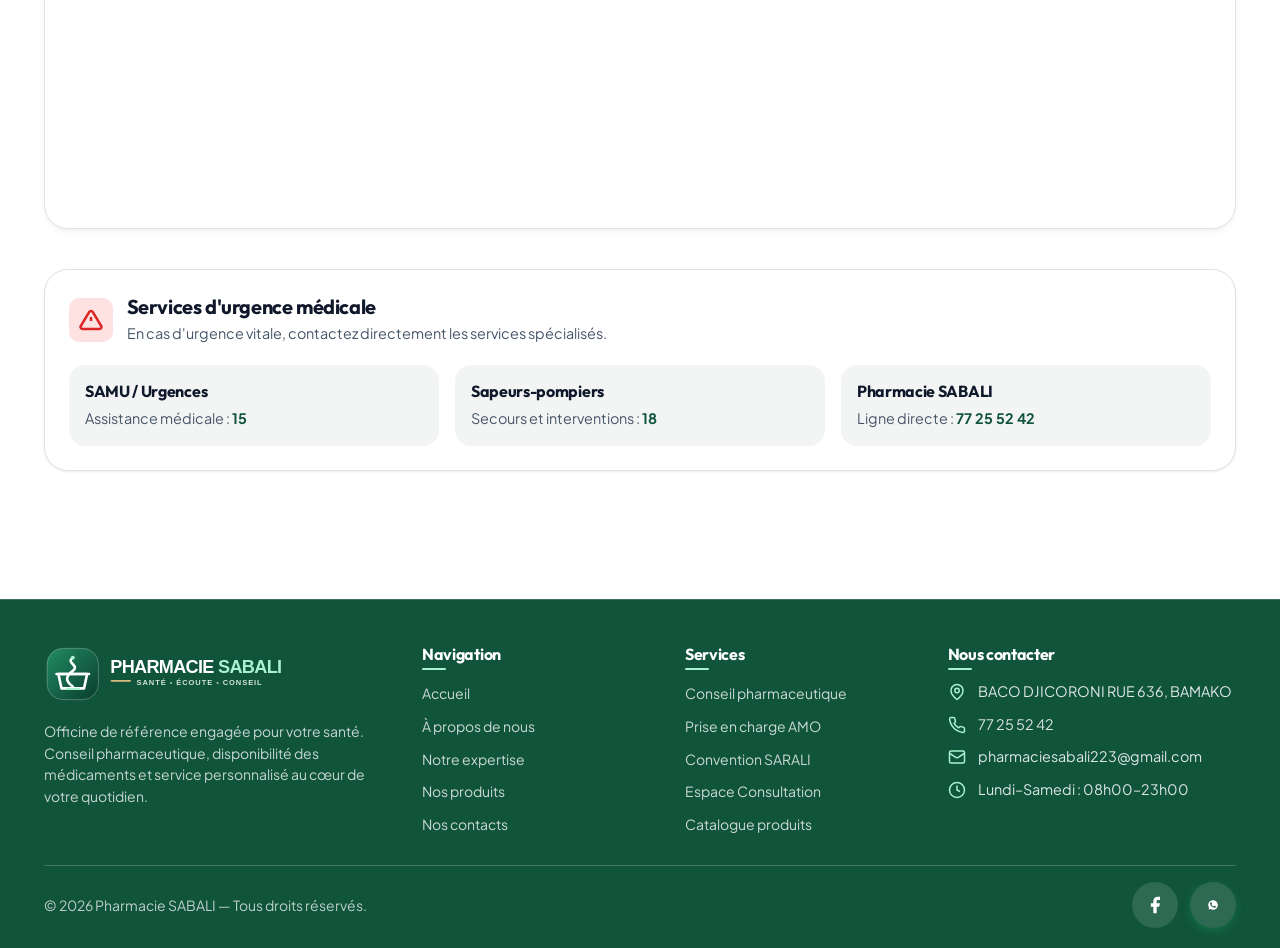
<file: contact.html>
<!DOCTYPE html>
<html lang="fr">
<head>
  <meta charset="UTF-8">
  <meta name="viewport" content="width=device-width, initial-scale=1.0">
  <title>Nos Contacts & Accès — PHARMACIE SABALI | Horaires, Plan & Téléphone</title>
  <meta name="description" content="Contactez la Pharmacie SABALI, envoyez votre demande et consultez le plan d'accès et les numéros d'urgence.">
  <link rel="icon" type="image/svg+xml" href="favicon.svg">
  <meta property="og:title" content="Nos Contacts — PHARMACIE SABALI">
  <meta property="og:description" content="Formulaire de contact, plan d'accès et numéros utiles de la Pharmacie SABALI.">
  <meta property="og:type" content="website">
  <meta property="og:image" content="images/pharmacie/hero.jpg">
  <link rel="stylesheet" href="css/style.css">
</head>
<body>
  <header class="site-header" id="header">
    <div class="container header-container">
      <a href="index.html" class="logo-link" aria-label="Retour à l'accueil Pharmacie SABALI">
        <img src="images/logo/logo.svg" alt="Pharmacie SABALI — Santé, écoute, conseil" class="header-logo">
      </a>
      <nav class="main-nav" aria-label="Navigation principale">
        <ul class="nav-links">
          <li><a href="index.html" class="nav-link">Accueil</a></li>
          <li><a href="a-propos.html" class="nav-link">À propos</a></li>
          <li><a href="expertise.html" class="nav-link">Notre expertise</a></li>
          <li><a href="produits.html" class="nav-link">Nos produits</a></li>
          <li><a href="contact.html" class="nav-link active">Nos contacts</a></li>
        </ul>
      </nav>
      <div class="header-cta-group">
        <button class="btn btn-whatsapp btn-sm" data-wa-action="ask-info" title="Écrire sur WhatsApp">
          <svg width="18" height="18" viewBox="0 0 24 24" fill="currentColor" aria-hidden="true"><path d="M12.031 6.172c-3.181 0-5.767 2.586-5.768 5.766-.001 1.298.38 2.27 1.019 3.287l-.582 2.128 2.182-.573c.978.58 1.911.928 3.145.929 3.178 0 5.767-2.587 5.768-5.766.001-3.187-2.575-5.771-5.764-5.771zm3.392 8.244c-.144.405-.837.774-1.17.824-.299.045-.677.063-1.092-.069-.252-.08-.575-.187-.988-.365-1.739-.751-2.874-2.502-2.961-2.617-.087-.116-.708-.94-.708-1.793s.448-1.273.607-1.446c.159-.173.346-.217.462-.217l.332.007c.106.005.249-.04.39.298.144.347.491 1.2.534 1.287.043.087.072.188.014.303-.058.116-.087.188-.173.289l-.26.303c-.087.087-.179.182-.077.357.101.174.449.741.963 1.2.662.59 1.22.772 1.393.859.173.087.275.072.376-.044.101-.116.433-.506.549-.679.116-.173.231-.145.39-.087s1.011.477 1.184.564.289.13.332.202c.043.073.043.419-.101.824z"/></svg>
          <span>WhatsApp</span>
        </button>
        <button class="mobile-toggle" aria-label="Ouvrir le menu de navigation" aria-expanded="false"><span class="hamburger-line"></span></button>
      </div>
    </div>
  </header>
  <div class="mobile-menu-drawer" id="mobileDrawer">
    <ul class="mobile-nav-links">
      <li><a href="index.html" class="nav-link">Accueil</a></li>
      <li><a href="a-propos.html" class="nav-link">À propos</a></li>
      <li><a href="expertise.html" class="nav-link">Notre expertise</a></li>
      <li><a href="produits.html" class="nav-link">Nos produits</a></li>
      <li><a href="contact.html" class="nav-link active">Nos contacts</a></li>
    </ul>
    <button class="btn btn-whatsapp" style="width: 100%;" data-wa-action="ask-info">Contact direct sur WhatsApp</button>
  </div>

  <main>
    <section class="page-hero page-hero--immersive contact-hero">
      <div class="hero-pattern"></div>
      <div class="container">
        <div class="page-hero-content">
          <span class="page-hero-eyebrow">À votre écoute</span>
          <h1>Contactez la Pharmacie SABALI</h1>
          <p>Une question, une disponibilité à vérifier ou besoin d’un renseignement ? Notre équipe vous répond et vous accompagne.</p>
          <div class="btn-group page-hero-actions">
            <a href="#mainContactForm" class="btn btn-secondary">Écrire un message</a>
            <a href="tel:+22377255242" class="btn btn-outline-white">Appeler la pharmacie</a>
          </div>
        </div>
      </div>
    </section>

    <section class="section">
      <div class="container">
        <div class="contact-grid contact-grid--form-only">
          <div class="contact-form-card contact-form-card--standalone fade-in-element">
            <div class="contact-form-header">
              <div class="contact-form-header-icon" aria-hidden="true">
                <svg width="26" height="26" viewBox="0 0 24 24" fill="none" stroke="currentColor" stroke-width="1.8" stroke-linecap="round" stroke-linejoin="round"><path d="M21 11.5a8.5 8.5 0 0 1-8.5 8.5 8.4 8.4 0 0 1-4-.95L3 21l1.95-5.5a8.4 8.4 0 0 1-.95-4A8.5 8.5 0 0 1 12.5 3h.5a8.5 8.5 0 0 1 8 8v.5Z"/><path d="M8 12h8M8 8.5h5"/></svg>
              </div>
              <div>
                <h2>Envoyez-nous un message</h2>
                <p>Remplissez ce formulaire pour nous poser une question ou vérifier une disponibilité.</p>
              </div>
            </div>
            <div class="contact-form-content">
              <form class="contact-form" id="mainContactForm" novalidate>
                <div class="contact-form-columns">
                  <div class="contact-form-column">
                    <div class="form-group">
                      <label class="form-label" for="contactNom">Nom <span class="required">*</span></label>
                      <input type="text" id="contactNom" name="nom" class="form-control" placeholder="Votre nom" autocomplete="family-name" required>
                    </div>
                    <div class="form-group">
                      <label class="form-label" for="contactPrenom">Prénom <span class="required">*</span></label>
                      <input type="text" id="contactPrenom" name="prenom" class="form-control" placeholder="Votre prénom" autocomplete="given-name" required>
                    </div>
                    <div class="form-group">
                      <label class="form-label" for="contactTel">Numéro de téléphone <span class="required">*</span></label>
                      <input type="tel" id="contactTel" name="telephone" class="form-control" placeholder="77 25 52 42" autocomplete="tel" required>
                    </div>
                  </div>
                  <div class="contact-form-column">
                    <div class="form-group">
                      <label class="form-label" for="contactEmail">Adresse e-mail <span class="required">*</span></label>
                      <input type="email" id="contactEmail" name="email" class="form-control" placeholder="vous@exemple.com" autocomplete="email" required>
                    </div>
                    <div class="form-group">
                      <label class="form-label" for="contactObjet">Objet de la demande <span class="required">*</span></label>
                      <select id="contactObjet" name="objet" class="form-control" required>
                        <option value="" selected disabled>Choisir un objet</option>
                        <option value="medicament">Médicament ou disponibilité</option>
                        <option value="conseil">Conseil pharmaceutique</option>
                        <option value="assurance">Assurance ou paiement</option>
                        <option value="autre">Autre demande</option>
                      </select>
                    </div>
                    <div class="form-group">
                      <label class="form-label" for="contactMessage">Message <span class="required">*</span></label>
                      <textarea id="contactMessage" name="message" class="form-control" placeholder="Votre message..." required></textarea>
                    </div>
                  </div>
                </div>
                <button type="submit" class="btn btn-primary" style="width: 100%;">Envoyer</button>
              </form>
            </div>
          </div>
        </div>

        <div class="map-container fade-in-element">
          <div class="map-header">
            <div>
              <h3 style="margin-bottom: 0.25rem;">Plan d'accès géographique</h3>
              <p style="margin: 0; font-size: 0.9rem;">Pharmacie SABALI — BACO DJICORONI RUE 636, BAMAKO</p>
            </div>
            <a href="https://www.google.com/maps/place/Pharmacie+Sabali/@12.5987037,-8.0312152,17z" target="_blank" rel="noopener noreferrer" class="btn btn-primary btn-sm" id="btnItineraire">
              <svg width="18" height="18" viewBox="0 0 24 24" fill="none" stroke="currentColor" stroke-width="2.5" aria-hidden="true"><polygon points="3 11 22 2 13 21 11 13 3 11"/></svg>
              <span>Ouvrir l'itinéraire</span>
            </a>
          </div>
          <div class="map-iframe-wrapper">
            <iframe src="https://www.openstreetmap.org/export/embed.html?bbox=-8.038%2C12.592%2C-8.024%2C12.605&amp;layer=mapnik&amp;marker=12.5987037%2C-8.0312152" title="Localisation Pharmacie SABALI" loading="lazy" aria-label="Carte de localisation de la pharmacie SABALI"></iframe>
          </div>
        </div>

        <section class="contact-emergency-card fade-in-element" aria-labelledby="emergencyTitle">
          <div class="contact-emergency-heading">
            <span class="contact-emergency-icon" aria-hidden="true">
              <svg width="24" height="24" viewBox="0 0 24 24" fill="none" stroke="currentColor" stroke-width="2.5"><path d="M10.29 3.86 1.82 18a2 2 0 0 0 1.71 3h16.94a2 2 0 0 0 1.71-3L13.71 3.86a2 2 0 0 0-3.42 0z"/><line x1="12" x2="12" y1="9" y2="13"/><line x1="12" x2="12.01" y1="17" y2="17"/></svg>
            </span>
            <div>
              <h2 id="emergencyTitle">Services d'urgence médicale</h2>
              <p>En cas d'urgence vitale, contactez directement les services spécialisés.</p>
            </div>
          </div>
          <div class="contact-emergency-grid">
            <div><h3>SAMU / Urgences</h3><p>Assistance médicale : <a href="tel:15">15</a></p></div>
            <div><h3>Sapeurs-pompiers</h3><p>Secours et interventions : <a href="tel:18">18</a></p></div>
            <div><h3>Pharmacie SABALI</h3><p>Ligne directe : <a href="tel:+22377255242">77 25 52 42</a></p></div>
          </div>
        </section>
      </div>
    </section>
  </main>

  <!-- ==================== FOOTER ==================== -->
  <footer class="site-footer">
    <div class="container">
      <div class="footer-grid">
        <div class="footer-brand">
          <a href="index.html" class="footer-logo-link" aria-label="Pharmacie SABALI, accueil">
            <img src="images/logo/logo-footer.svg" alt="Pharmacie SABALI — Santé, écoute, conseil" class="footer-logo">
          </a>
          <p>
            Officine de référence engagée pour votre santé. Conseil pharmaceutique, disponibilité des médicaments et service personnalisé au cœur de votre quotidien.
          </p>
        </div>

        <div>
          <h4 class="footer-title">Navigation</h4>
          <ul class="footer-links">
            <li><a href="index.html">Accueil</a></li>
            <li><a href="a-propos.html">À propos de nous</a></li>
            <li><a href="expertise.html">Notre expertise</a></li>
            <li><a href="produits.html">Nos produits</a></li>
            <li><a href="contact.html">Nos contacts</a></li>
          </ul>
        </div>

        <div>
          <h4 class="footer-title">Services</h4>
          <ul class="footer-links">
            <li><a href="index.html#services">Conseil pharmaceutique</a></li>
            <li><a href="index.html#services">Prise en charge AMO</a></li>
            <li><a href="index.html#services">Convention SARALI</a></li>
            <li><a href="index.html#services">Espace Consultation</a></li>
            <li><a href="produits.html">Catalogue produits</a></li>
          </ul>
        </div>

        <div>
          <h4 class="footer-title">Nous contacter</h4>
          <ul class="footer-contact-list">
            <li class="footer-contact-item">
              <svg width="18" height="18" viewBox="0 0 24 24" fill="none" stroke="currentColor" stroke-width="2"><path d="M20 10c0 6-8 12-8 12s-8-6-8-12a8 8 0 0 1 16 0Z"/><circle cx="12" cy="10" r="3"/></svg>
              <span>BACO DJICORONI RUE 636, BAMAKO</span>
            </li>
            <li class="footer-contact-item">
              <svg width="18" height="18" viewBox="0 0 24 24" fill="none" stroke="currentColor" stroke-width="2"><path d="M22 16.92v3a2 2 0 0 1-2.18 2 19.79 19.79 0 0 1-8.63-3.07 19.5 19.5 0 0 1-6-6 19.79 19.79 0 0 1-3.07-8.67A2 2 0 0 1 4.11 2h3a2 2 0 0 1 2 1.72 12.84 12.84 0 0 0 .7 2.81 2 2 0 0 1-.45 2.11L8.09 9.91a16 16 0 0 0 6 6l1.27-1.27a2 2 0 0 1 2.11-.45 12.84 12.84 0 0 0 2.81.7A2 2 0 0 1 22 16.92z"/></svg>
              <a href="tel:+22377255242">77 25 52 42</a>
            </li>
            <li class="footer-contact-item">
              <svg width="18" height="18" viewBox="0 0 24 24" fill="none" stroke="currentColor" stroke-width="2"><rect width="20" height="16" x="2" y="4" rx="2"/><path d="m22 7-8.97 5.7a1.94 1.94 0 0 1-2.06 0L2 7"/></svg>
              <span>pharmaciesabali223@gmail.com</span>
            </li>
            <li class="footer-contact-item">
              <svg width="18" height="18" viewBox="0 0 24 24" fill="none" stroke="currentColor" stroke-width="2"><circle cx="12" cy="12" r="10"/><polyline points="12 6 12 12 16 14"/></svg>
              <span>Lundi–Samedi : 08h00–23h00</span>
            </li>
          </ul>
        </div>
      </div>

      <div class="footer-bottom">
        <div>
          © 2026 Pharmacie SABALI — Tous droits réservés.
        </div>
        <div class="social-links">
          <a href="#" class="social-btn" title="Facebook Pharmacie SABALI" aria-label="Facebook">
            <svg width="18" height="18" viewBox="0 0 24 24" fill="currentColor"><path d="M18 2h-3a5 5 0 0 0-5 5v3H7v4h3v8h4v-8h3l1-4h-4V7a1 1 0 0 1 1-1h3z"/></svg>
          </a>
          <button class="social-btn btn-whatsapp" title="WhatsApp Pharmacie SABALI" aria-label="WhatsApp">
            <svg width="18" height="18" viewBox="0 0 24 24" fill="currentColor"><path d="M12.031 6.172c-3.181 0-5.767 2.586-5.768 5.766-.001 1.298.38 2.27 1.019 3.287l-.582 2.128 2.182-.573c.978.58 1.911.928 3.145.929 3.178 0 5.767-2.587 5.768-5.766.001-3.187-2.575-5.771-5.764-5.771zm3.392 8.244c-.144.405-.837.774-1.17.824-.299.045-.677.063-1.092-.069-.252-.08-.575-.187-.988-.365-1.739-.751-2.874-2.502-2.961-2.617-.087-.116-.708-.94-.708-1.793s.448-1.273.607-1.446c.159-.173.346-.217.462-.217l.332.007c.106.005.249-.04.39.298.144.347.491 1.2.534 1.287.043.087.072.188.014.303-.058.116-.087.188-.173.289l-.26.303c-.087.087-.179.182-.077.357.101.174.449.741.963 1.2.662.59 1.22.772 1.393.859.173.087.275.072.376-.044.101-.116.433-.506.549-.679.116-.173.231-.145.39-.087s1.011.477 1.184.564.289.13.332.202c.043.073.043.419-.101.824z"/></svg>
          </button>
        </div>
      </div>
    </div>
  </footer>

  <!-- Actions Flottantes -->
  <div class="floating-actions">
    <button class="floating-wa-btn" data-wa-action="ask-info" title="WhatsApp" aria-label="WhatsApp">
      <svg width="28" height="28" viewBox="0 0 24 24" fill="currentColor"><path d="M12.031 6.172c-3.181 0-5.767 2.586-5.768 5.766-.001 1.298.38 2.27 1.019 3.287l-.582 2.128 2.182-.573c.978.58 1.911.928 3.145.929 3.178 0 5.767-2.587 5.768-5.766.001-3.187-2.575-5.771-5.764-5.771zm3.392 8.244c-.144.405-.837.774-1.17.824-.299.045-.677.063-1.092-.069-.252-.08-.575-.187-.988-.365-1.739-.751-2.874-2.502-2.961-2.617-.087-.116-.708-.94-.708-1.793s.448-1.273.607-1.446c.159-.173.346-.217.462-.217l.332.007c.106.005.249-.04.39.298.144.347.491 1.2.534 1.287.043.087.072.188.014.303-.058.116-.087.188-.173.289l-.26.303c-.087.087-.179.182-.077.357.101.174.449.741.963 1.2.662.59 1.22.772 1.393.859.173.087.275.072.376-.044.101-.116.433-.506.549-.679.116-.173.231-.145.39-.087s1.011.477 1.184.564.289.13.332.202c.043.073.043.419-.101.824z"/></svg>
    </button>
    <button class="scroll-top-btn" aria-label="Retour en haut" title="Remonter en haut">
      <svg width="20" height="20" viewBox="0 0 24 24" fill="none" stroke="currentColor" stroke-width="2.5"><polyline points="18 15 12 9 6 15"/></svg>
    </button>
  </div>

  <script src="js/main.js"></script>
</body>
</html>
</file>
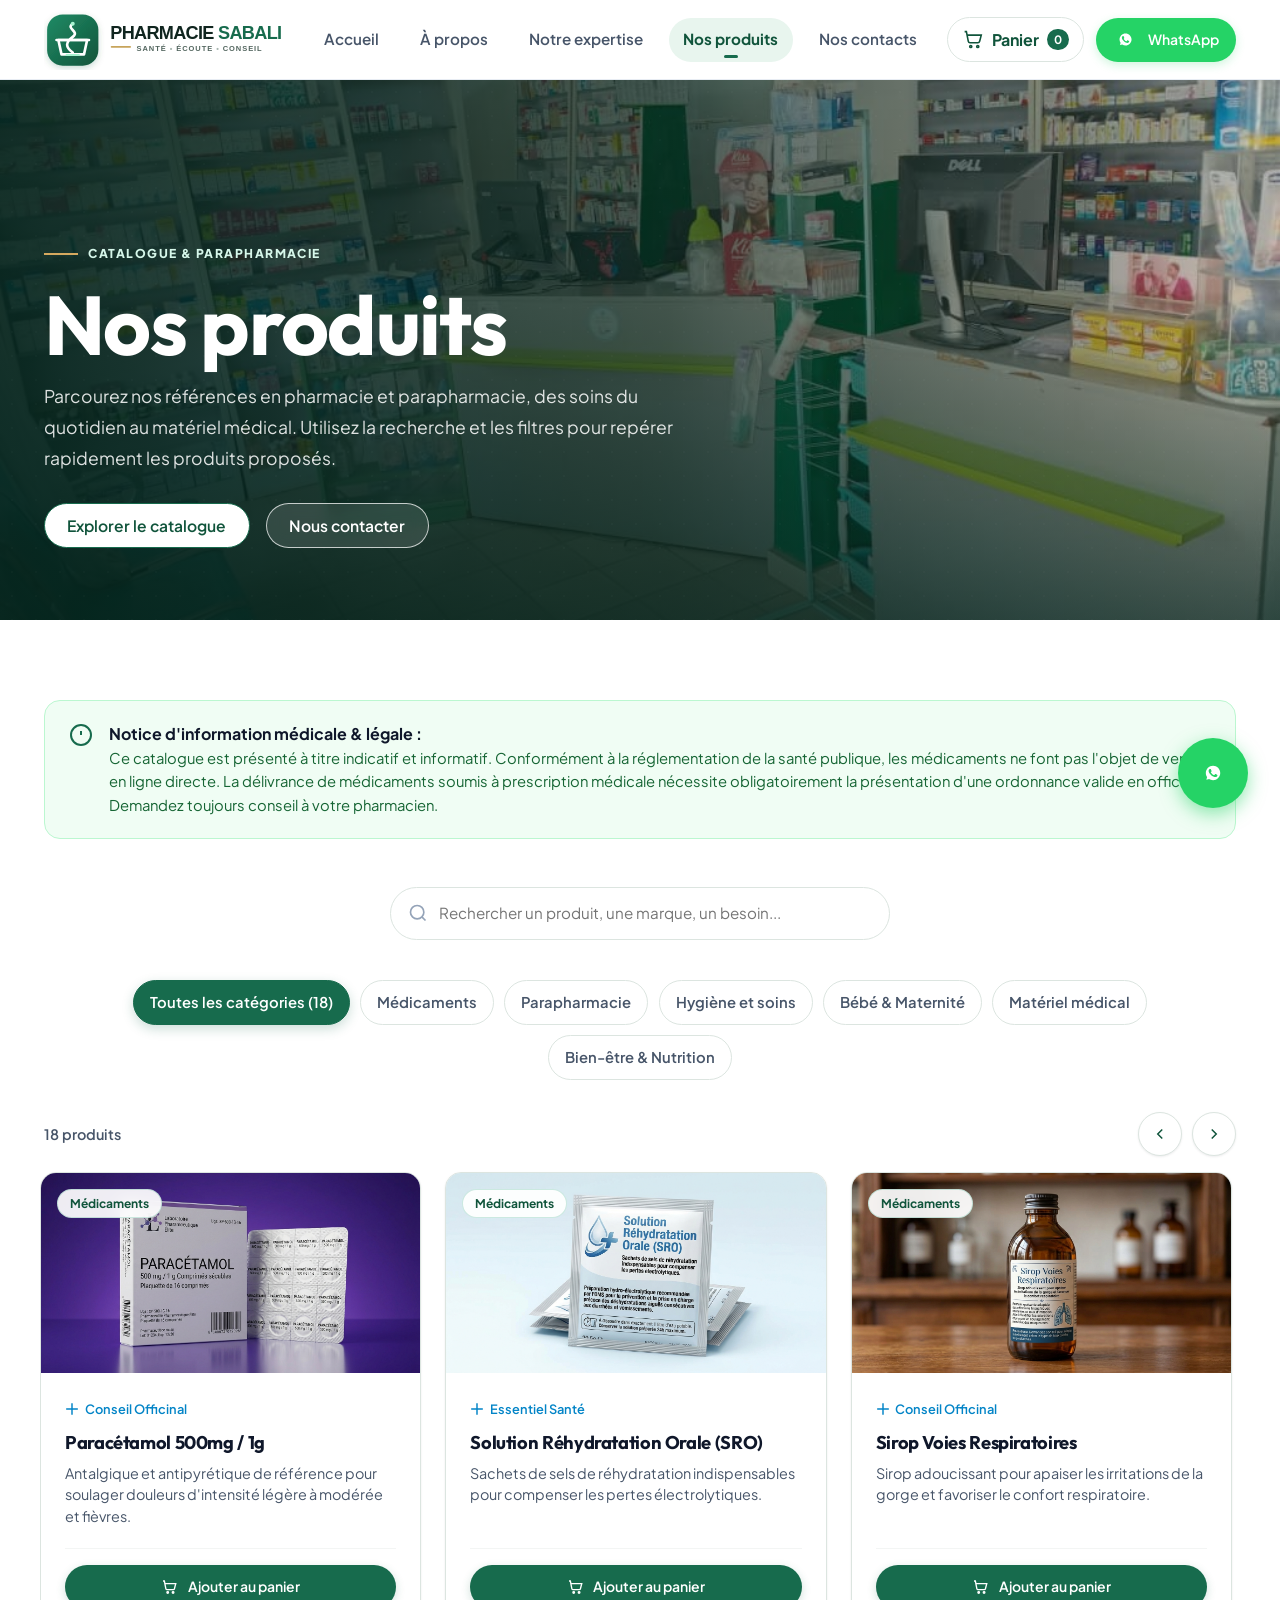
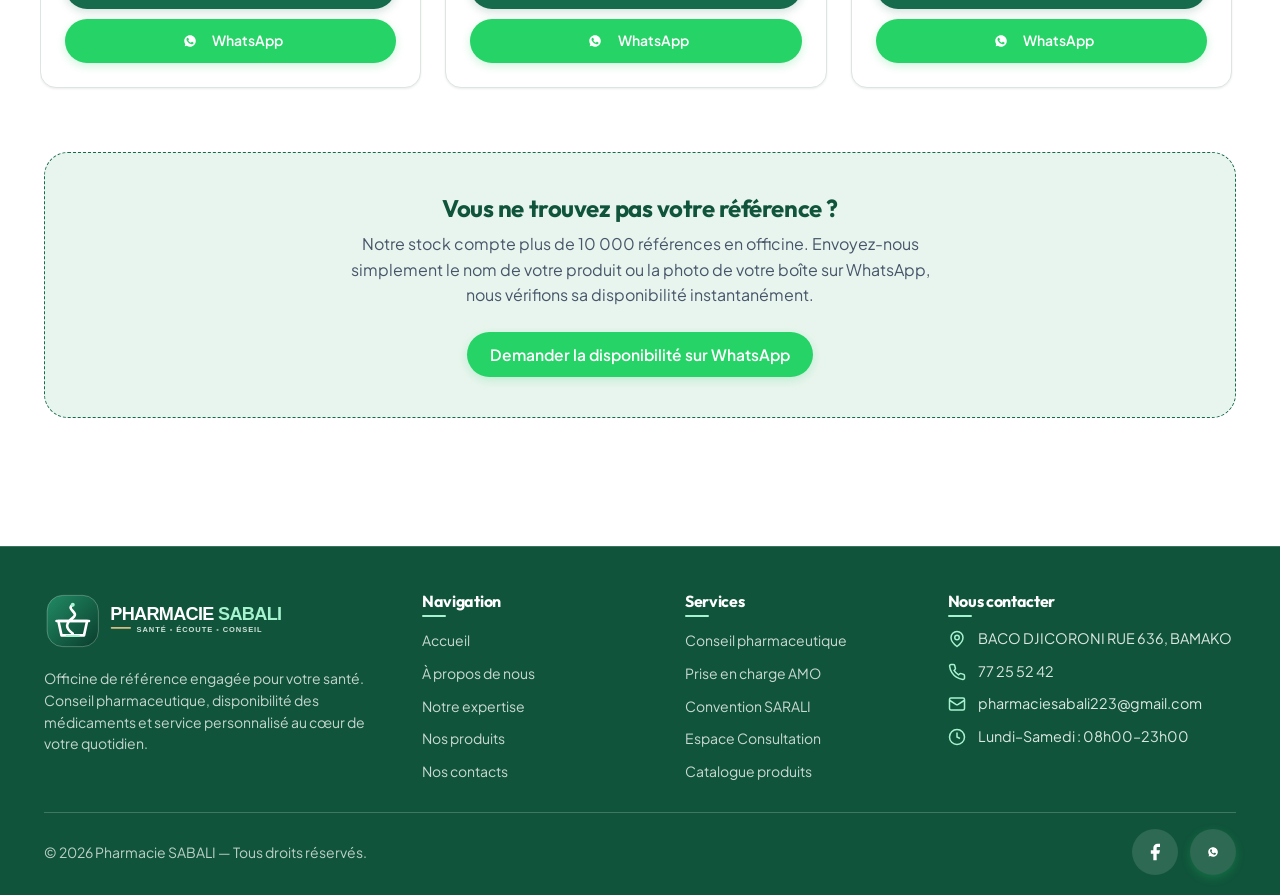
<file: produits.html>
<!DOCTYPE html>
<html lang="fr">
<head>
  <meta charset="UTF-8">
  <meta name="viewport" content="width=device-width, initial-scale=1.0">
  <title>Nos Produits — PHARMACIE SABALI | Catalogue & Parapharmacie</title>
  <meta name="description" content="Consultez le catalogue de la Pharmacie SABALI : médicaments, parapharmacie, hygiène et soins, univers bébé, matériel médical et compléments bien-être.">
  
  <!-- Favicon -->
  <link rel="icon" type="image/svg+xml" href="favicon.svg">

  <!-- Open Graph -->
  <meta property="og:title" content="Nos Produits — PHARMACIE SABALI">
  <meta property="og:description" content="Catalogue de produits et parapharmacie sélectionnés avec rigueur pour toute la famille.">
  <meta property="og:type" content="website">
  <meta property="og:image" content="images/pharmacie/interieur.jpg">

  <!-- Feuilles de style -->
  <link rel="stylesheet" href="css/style.css">
</head>
<body>

  <!-- ==================== HEADER & NAVIGATION ==================== -->
  <header class="site-header" id="header">
    <div class="container header-container">
      <a href="index.html" class="logo-link" aria-label="Retour à l'accueil Pharmacie SABALI">
        <img src="images/logo/logo.svg" alt="Pharmacie SABALI — Santé, écoute, conseil" class="header-logo">
      </a>

      <!-- Navigation Desktop -->
      <nav class="main-nav" aria-label="Navigation principale">
        <ul class="nav-links">
          <li><a href="index.html" class="nav-link">Accueil</a></li>
          <li><a href="a-propos.html" class="nav-link">À propos</a></li>
          <li><a href="expertise.html" class="nav-link">Notre expertise</a></li>
          <li><a href="produits.html" class="nav-link active">Nos produits</a></li>
          <li><a href="contact.html" class="nav-link">Nos contacts</a></li>
        </ul>
      </nav>

      <!-- CTA Header -->
      <div class="header-cta-group">
        <button class="cart-open-btn" id="cartOpenButton" type="button" aria-label="Ouvrir le panier (0 article)" aria-expanded="false" aria-controls="shoppingCart">
          <svg width="21" height="21" viewBox="0 0 24 24" fill="none" stroke="currentColor" stroke-width="1.8" aria-hidden="true">
            <path d="M3 3h2l2.2 11.2a2 2 0 0 0 2 1.6h8.9a2 2 0 0 0 2-1.6L22 7H6"/>
            <circle cx="10" cy="20" r="1.2"/><circle cx="18" cy="20" r="1.2"/>
          </svg>
          <span>Panier</span>
          <span class="cart-count" id="cartCount" aria-hidden="true">0</span>
        </button>
        <button class="btn btn-whatsapp btn-sm" data-wa-action="ask-info" title="Écrire sur WhatsApp">
          <svg width="18" height="18" viewBox="0 0 24 24" fill="currentColor">
            <path d="M12.031 6.172c-3.181 0-5.767 2.586-5.768 5.766-.001 1.298.38 2.27 1.019 3.287l-.582 2.128 2.182-.573c.978.58 1.911.928 3.145.929 3.178 0 5.767-2.587 5.768-5.766.001-3.187-2.575-5.771-5.764-5.771zm3.392 8.244c-.144.405-.837.774-1.17.824-.299.045-.677.063-1.092-.069-.252-.08-.575-.187-.988-.365-1.739-.751-2.874-2.502-2.961-2.617-.087-.116-.708-.94-.708-1.793s.448-1.273.607-1.446c.159-.173.346-.217.462-.217l.332.007c.106.005.249-.04.39.298.144.347.491 1.2.534 1.287.043.087.072.188.014.303-.058.116-.087.188-.173.289l-.26.303c-.087.087-.179.182-.077.357.101.174.449.741.963 1.2 0.662.59 1.22.772 1.393.859.173.087.275.072.376-.044.101-.116.433-.506.549-.679.116-.173.231-.145.39-.087s1.011.477 1.184.564.289.13.332.202c.043.073.043.419-.101.824z"/>
          </svg>
          <span>WhatsApp</span>
        </button>
        <button class="mobile-toggle" aria-label="Ouvrir le menu de navigation" aria-expanded="false">
          <span class="hamburger-line"></span>
        </button>
      </div>
    </div>
  </header>

  <div class="cart-overlay" id="cartOverlay" hidden>
    <button class="cart-backdrop" type="button" data-cart-close aria-label="Fermer le panier"></button>
    <aside class="cart-drawer" id="shoppingCart" role="dialog" aria-modal="true" aria-labelledby="cartTitle" tabindex="-1">
      <div class="cart-drawer-header">
        <div>
          <span class="cart-eyebrow">Votre sélection</span>
          <h2 id="cartTitle">Mon panier <span id="cartTitleCount">(0)</span></h2>
        </div>
        <button class="cart-close-btn" type="button" data-cart-close aria-label="Fermer le panier">&times;</button>
      </div>
      <p class="cart-empty" id="cartEmpty">Votre panier est vide. Ajoutez les produits qui vous intéressent.</p>
      <ul class="cart-items" id="cartItems" aria-label="Produits dans votre panier"></ul>
      <div class="cart-drawer-footer" id="cartFooter" hidden>
        <p>La disponibilité et les modalités de délivrance seront confirmées par la pharmacie.</p>
        <button class="btn btn-whatsapp cart-checkout-btn" id="cartCheckoutButton" type="button">
          Finaliser sur WhatsApp
        </button>
        <button class="cart-clear-btn" id="cartClearButton" type="button">Vider le panier</button>
      </div>
    </aside>
  </div>

  <!-- Tiroir Mobile -->
  <div class="mobile-menu-drawer" id="mobileDrawer">
    <ul class="mobile-nav-links">
      <li><a href="index.html" class="nav-link">Accueil</a></li>
      <li><a href="a-propos.html" class="nav-link">À propos</a></li>
      <li><a href="expertise.html" class="nav-link">Notre expertise</a></li>
      <li><a href="produits.html" class="nav-link active">Nos produits</a></li>
      <li><a href="contact.html" class="nav-link">Nos contacts</a></li>
    </ul>
    <button class="btn btn-whatsapp" style="width: 100%;" data-wa-action="ask-info">
      Contact direct sur WhatsApp
    </button>
  </div>

  <main>
    <!-- ==================== PAGE HERO ==================== -->
    <section class="page-hero page-hero--immersive products-hero">
      <div class="hero-pattern"></div>
      <div class="container">
        <div class="page-hero-content">
          <span class="page-hero-eyebrow">Catalogue & parapharmacie</span>
          <h1>Nos produits</h1>
          <p>Parcourez nos références en pharmacie et parapharmacie, des soins du quotidien au matériel médical. Utilisez la recherche et les filtres pour repérer rapidement les produits proposés.</p>
          <div class="btn-group page-hero-actions">
            <a href="#productsGrid" class="btn btn-secondary">Explorer le catalogue</a>
            <a href="contact.html" class="btn btn-outline-white">Nous contacter</a>
          </div>
        </div>
      </div>
    </section>

    <!-- ==================== SECTION CATALOGUE & RECHERCHE ==================== -->
    <section class="section">
      <div class="container">
        <!-- Avertissement Médical Réglementaire -->
        <div class="disclaimer-banner fade-in-element">
          <svg width="24" height="24" viewBox="0 0 24 24" fill="none" stroke="currentColor" stroke-width="2">
            <circle cx="12" cy="12" r="10"/><line x1="12" x2="12" y1="8" y2="12"/><line x1="12" x2="12.01" y1="16" y2="16"/>
          </svg>
          <div>
            <strong>Notice d'information médicale & légale :</strong>
            <p>
              Ce catalogue est présenté à titre indicatif et informatif. Conformément à la réglementation de la santé publique, les médicaments ne font pas l'objet de vente en ligne directe. La délivrance de médicaments soumis à prescription médicale nécessite obligatoirement la présentation d'une ordonnance valide en officine. Demandez toujours conseil à votre pharmacien.
            </p>
          </div>
        </div>

        <!-- Barre de recherche temps réel -->
        <div class="search-bar-wrapper fade-in-element">
          <svg class="search-icon" width="20" height="20" viewBox="0 0 24 24" fill="none" stroke="currentColor" stroke-width="2">
            <circle cx="11" cy="11" r="8"/><line x1="21" x2="16.65" y1="21" y2="16.65"/>
          </svg>
          <input type="text" id="productSearchInput" class="search-input" placeholder="Rechercher un produit, une marque, un besoin..." aria-label="Rechercher un produit">
        </div>

        <!-- Filtres par catégorie -->
        <div class="filter-bar fade-in-element" role="tablist">
          <button class="filter-btn active" data-category="all" role="tab">Toutes les catégories (18)</button>
          <button class="filter-btn" data-category="medicaments" role="tab">Médicaments</button>
          <button class="filter-btn" data-category="parapharmacie" role="tab">Parapharmacie</button>
          <button class="filter-btn" data-category="hygiene" role="tab">Hygiène et soins</button>
          <button class="filter-btn" data-category="bebe" role="tab">Bébé & Maternité</button>
          <button class="filter-btn" data-category="materiel" role="tab">Matériel médical</button>
          <button class="filter-btn" data-category="bien-etre" role="tab">Bien-être & Nutrition</button>
        </div>

        <!-- Carrousel dynamique des produits -->
        <div class="product-carousel" id="productCarousel">
          <div class="product-carousel-controls">
            <span class="product-carousel-status" id="productCarouselStatus" aria-live="polite"></span>
            <div>
              <button class="carousel-control" type="button" data-product-carousel-prev aria-label="Produits précédents">
                <svg width="18" height="18" viewBox="0 0 24 24" fill="none" stroke="currentColor" stroke-width="2"><path d="m15 18-6-6 6-6"/></svg>
              </button>
              <button class="carousel-control" type="button" data-product-carousel-next aria-label="Produits suivants">
                <svg width="18" height="18" viewBox="0 0 24 24" fill="none" stroke="currentColor" stroke-width="2"><path d="m9 18 6-6-6-6"/></svg>
              </button>
            </div>
          </div>
          <div class="product-carousel-viewport" tabindex="0" role="region" aria-label="Catalogue des produits" aria-roledescription="carrousel">
            <div class="product-carousel-track" id="productsGrid" style="min-height: 400px;">
              <!-- Les cartes sont générées dynamiquement par js/main.js -->
            </div>
          </div>
        </div>

        <!-- Bloc aide & commande WhatsApp -->
        <div style="background: var(--primary-subtle); border: 1.5px dashed var(--primary); border-radius: var(--radius-xl); padding: 2.5rem; text-align: center; margin-top: 4rem;" class="fade-in-element">
          <h3 style="color: var(--primary-dark); margin-bottom: 0.5rem;">Vous ne trouvez pas votre référence ?</h3>
          <p style="max-width: 600px; margin: 0 auto 1.5rem; color: var(--text-muted);">
            Notre stock compte plus de 10 000 références en officine. Envoyez-nous simplement le nom de votre produit ou la photo de votre boîte sur WhatsApp, nous vérifions sa disponibilité instantanément.
          </p>
          <button class="btn btn-whatsapp" data-wa-action="product" data-product-name="Recherche spécifique">
            Demander la disponibilité sur WhatsApp
          </button>
        </div>
      </div>
    </section>
  </main>

  <!-- ==================== FOOTER ==================== -->
  <footer class="site-footer">
    <div class="container">
      <div class="footer-grid">
        <div class="footer-brand">
          <a href="index.html" class="footer-logo-link" aria-label="Pharmacie SABALI, accueil">
            <img src="images/logo/logo-footer.svg" alt="Pharmacie SABALI — Santé, écoute, conseil" class="footer-logo">
          </a>
          <p>
            Officine de référence engagée pour votre santé. Conseil pharmaceutique, disponibilité des médicaments et service personnalisé au cœur de votre quotidien.
          </p>
        </div>

        <div>
          <h4 class="footer-title">Navigation</h4>
          <ul class="footer-links">
            <li><a href="index.html">Accueil</a></li>
            <li><a href="a-propos.html">À propos de nous</a></li>
            <li><a href="expertise.html">Notre expertise</a></li>
            <li><a href="produits.html">Nos produits</a></li>
            <li><a href="contact.html">Nos contacts</a></li>
          </ul>
        </div>

        <div>
          <h4 class="footer-title">Services</h4>
          <ul class="footer-links">
            <li><a href="index.html#services">Conseil pharmaceutique</a></li>
            <li><a href="index.html#services">Prise en charge AMO</a></li>
            <li><a href="index.html#services">Convention SARALI</a></li>
            <li><a href="index.html#services">Espace Consultation</a></li>
            <li><a href="produits.html">Catalogue produits</a></li>
          </ul>
        </div>

        <div>
          <h4 class="footer-title">Nous contacter</h4>
          <ul class="footer-contact-list">
            <li class="footer-contact-item">
              <svg width="18" height="18" viewBox="0 0 24 24" fill="none" stroke="currentColor" stroke-width="2"><path d="M20 10c0 6-8 12-8 12s-8-6-8-12a8 8 0 0 1 16 0Z"/><circle cx="12" cy="10" r="3"/></svg>
              <span>BACO DJICORONI RUE 636, BAMAKO</span>
            </li>
            <li class="footer-contact-item">
              <svg width="18" height="18" viewBox="0 0 24 24" fill="none" stroke="currentColor" stroke-width="2"><path d="M22 16.92v3a2 2 0 0 1-2.18 2 19.79 19.79 0 0 1-8.63-3.07 19.5 19.5 0 0 1-6-6 19.79 19.79 0 0 1-3.07-8.67A2 2 0 0 1 4.11 2h3a2 2 0 0 1 2 1.72 12.84 12.84 0 0 0 .7 2.81 2 2 0 0 1-.45 2.11L8.09 9.91a16 16 0 0 0 6 6l1.27-1.27a2 2 0 0 1 2.11-.45 12.84 12.84 0 0 0 2.81.7A2 2 0 0 1 22 16.92z"/></svg>
              <a href="tel:+22377255242">77 25 52 42</a>
            </li>
            <li class="footer-contact-item">
              <svg width="18" height="18" viewBox="0 0 24 24" fill="none" stroke="currentColor" stroke-width="2"><rect width="20" height="16" x="2" y="4" rx="2"/><path d="m22 7-8.97 5.7a1.94 1.94 0 0 1-2.06 0L2 7"/></svg>
              <span>pharmaciesabali223@gmail.com</span>
            </li>
            <li class="footer-contact-item">
              <svg width="18" height="18" viewBox="0 0 24 24" fill="none" stroke="currentColor" stroke-width="2"><circle cx="12" cy="12" r="10"/><polyline points="12 6 12 12 16 14"/></svg>
              <span>Lundi–Samedi : 08h00–23h00</span>
            </li>
          </ul>
        </div>
      </div>

      <div class="footer-bottom">
        <div>
          © 2026 Pharmacie SABALI — Tous droits réservés.
        </div>
        <div class="social-links">
          <a href="#" class="social-btn" title="Facebook Pharmacie SABALI" aria-label="Facebook">
            <svg width="18" height="18" viewBox="0 0 24 24" fill="currentColor"><path d="M18 2h-3a5 5 0 0 0-5 5v3H7v4h3v8h4v-8h3l1-4h-4V7a1 1 0 0 1 1-1h3z"/></svg>
          </a>
          <button class="social-btn btn-whatsapp" title="WhatsApp Pharmacie SABALI" aria-label="WhatsApp">
            <svg width="18" height="18" viewBox="0 0 24 24" fill="currentColor"><path d="M12.031 6.172c-3.181 0-5.767 2.586-5.768 5.766-.001 1.298.38 2.27 1.019 3.287l-.582 2.128 2.182-.573c.978.58 1.911.928 3.145.929 3.178 0 5.767-2.587 5.768-5.766.001-3.187-2.575-5.771-5.764-5.771zm3.392 8.244c-.144.405-.837.774-1.17.824-.299.045-.677.063-1.092-.069-.252-.08-.575-.187-.988-.365-1.739-.751-2.874-2.502-2.961-2.617-.087-.116-.708-.94-.708-1.793s.448-1.273.607-1.446c.159-.173.346-.217.462-.217l.332.007c.106.005.249-.04.39.298.144.347.491 1.2.534 1.287.043.087.072.188.014.303-.058.116-.087.188-.173.289l-.26.303c-.087.087-.179.182-.077.357.101.174.449.741.963 1.2 0.662.59 1.22.772 1.393.859.173.087.275.072.376-.044.101-.116.433-.506.549-.679.116-.173.231-.145.39-.087s1.011.477 1.184.564.289.13.332.202c.043.073.043.419-.101.824z"/></svg>
          </button>
        </div>
      </div>
    </div>
  </footer>

  <!-- Actions Flottantes -->
  <div class="floating-actions">
    <button class="floating-wa-btn" data-wa-action="ask-info" title="WhatsApp" aria-label="WhatsApp">
      <svg width="28" height="28" viewBox="0 0 24 24" fill="currentColor"><path d="M12.031 6.172c-3.181 0-5.767 2.586-5.768 5.766-.001 1.298.38 2.27 1.019 3.287l-.582 2.128 2.182-.573c.978.58 1.911.928 3.145.929 3.178 0 5.767-2.587 5.768-5.766.001-3.187-2.575-5.771-5.764-5.771zm3.392 8.244c-.144.405-.837.774-1.17.824-.299.045-.677.063-1.092-.069-.252-.08-.575-.187-.988-.365-1.739-.751-2.874-2.502-2.961-2.617-.087-.116-.708-.94-.708-1.793s.448-1.273.607-1.446c.159-.173.346-.217.462-.217l.332.007c.106.005.249-.04.39.298.144.347.491 1.2.534 1.287.043.087.072.188.014.303-.058.116-.087.188-.173.289l-.26.303c-.087.087-.179.182-.077.357.101.174.449.741.963 1.2 0.662.59 1.22.772 1.393.859.173.087.275.072.376-.044.101-.116.433-.506.549-.679.116-.173.231-.145.39-.087s1.011.477 1.184.564.289.13.332.202c.043.073.043.419-.101.824z"/></svg>
    </button>
    <button class="scroll-top-btn" aria-label="Retour en haut" title="Remonter en haut">
      <svg width="20" height="20" viewBox="0 0 24 24" fill="none" stroke="currentColor" stroke-width="2.5"><polyline points="18 15 12 9 6 15"/></svg>
    </button>
  </div>

  <script src="js/main.js"></script>
</body>
</html>
</file>
<file: css/style.css>
/* ==========================================================================
   PHARMACIE SABALI — DESIGN SYSTEM & STYLESHEET
   Version 1.0 — Architecture CSS Moderne & Responsive
   ========================================================================== */

@import url('https://fonts.googleapis.com/css2?family=Outfit:wght@400;500;600;700;800&family=Plus+Jakarta+Sans:wght@300;400;500;600;700;800&display=swap');

/* --- 1. VARIABLES GLOBALES & TOKENS DE DESIGN --- */
:root {
  /* Couleurs Principales */
  --primary: #176b4d;
  --primary-hover: #10543b;
  --primary-dark: #10543b;
  --primary-light: #2c8a68;
  --primary-subtle: #e8f5ee;
  --primary-glow: rgba(23, 107, 77, 0.22);

  /* Couleurs Secondaires (Bleu Médical) */
  --secondary: #0284c7;          /* Bleu médical confiance */
  --secondary-hover: #0369a1;    /* Bleu sombre */
  --secondary-light: #38bdf8;    /* Bleu clair */
  --secondary-subtle: #f0f9ff;   /* Fond bleu très doux */
  --secondary-glow: rgba(2, 132, 199, 0.2);

  /* Couleurs d'Accent & Statuts */
  --accent: #c7a45b;
  --whatsapp: #25d366;           /* Vert officiel WhatsApp */
  --whatsapp-hover: #1ebd5b;
  --success: #10b981;
  --danger: #ef4444;
  --warning: #f59e0b;
  --info: #0ea5e9;

  /* Neutres & Nuances de Gris */
  --bg-body: #ffffff;
  --bg-surface: #ffffff;         /* Blanc pur */
  --bg-surface-elevated: #ffffff;
  --bg-alt: #f3f5f4;
  --text-main: #0f172a;          /* Ardoise très foncé / quasi noir */
  --text-muted: #475569;         /* Texte secondaire équilibré */
  --text-light: #94a3b8;         /* Texte estompé / labels */
  --border: #dce5e0;
  --border-light: #f3f5f4;

  /* Typographie */
  --font-heading: 'Outfit', -apple-system, BlinkMacSystemFont, "Segoe UI", Roboto, sans-serif;
  --font-body: 'Plus Jakarta Sans', -apple-system, BlinkMacSystemFont, "Segoe UI", Roboto, sans-serif;

  /* Rayons de bordure */
  --radius-sm: 6px;
  --radius-md: 10px;
  --radius-lg: 16px;
  --radius-xl: 24px;
  --radius-full: 9999px;

  /* Ombres Portées */
  --shadow-sm: 0 1px 3px rgba(15, 23, 42, 0.05), 0 1px 2px rgba(15, 23, 42, 0.03);
  --shadow-md: 0 4px 8px -2px rgba(15, 23, 42, 0.06), 0 2px 4px -2px rgba(15, 23, 42, 0.04);
  --shadow-lg: 0 12px 24px -4px rgba(15, 23, 42, 0.08), 0 4px 8px -2px rgba(15, 23, 42, 0.04);
  --shadow-xl: 0 24px 38px -6px rgba(15, 23, 42, 0.12), 0 10px 16px -4px rgba(15, 23, 42, 0.06);
  --shadow-green: 0 8px 20px -5px rgba(23, 107, 77, 0.28);

  /* Transitions */
  --transition-fast: 150ms ease;
  --transition-normal: 250ms cubic-bezier(0.4, 0, 0.2, 1);
  --transition-slow: 400ms cubic-bezier(0.16, 1, 0.3, 1);

  /* Structure */
  --container-max: 1240px;
  --header-height: 80px;
}

/* --- 2. RESET ET RÈGLES DE BASE --- */
*, *::before, *::after {
  box-sizing: border-box;
  margin: 0;
  padding: 0;
}

html {
  scroll-behavior: smooth;
  font-size: 16px;
  -webkit-text-size-adjust: 100%;
}

body {
  font-family: var(--font-body);
  color: var(--text-main);
  background-color: var(--bg-body);
  line-height: 1.6;
  font-weight: 400;
  overflow-x: hidden;
  min-height: 100vh;
  display: flex;
  flex-direction: column;
}

img, svg, picture {
  display: block;
  max-width: 100%;
  height: auto;
}

input, button, textarea, select {
  font: inherit;
}

button {
  cursor: pointer;
  border: none;
  background: none;
}

a {
  color: inherit;
  text-decoration: none;
  transition: color var(--transition-fast);
}

ul, ol {
  list-style: none;
}

/* --- 3. TYPOGRAPHIE & HIÉRARCHIE --- */
h1, h2, h3, h4, h5, h6 {
  font-family: var(--font-heading);
  color: var(--text-main);
  line-height: 1.25;
  font-weight: 700;
  letter-spacing: -0.02em;
}

h1 { font-size: clamp(2rem, 4vw + 1rem, 3.25rem); }
h2 { font-size: clamp(1.65rem, 3vw + 0.5rem, 2.35rem); }
h3 { font-size: clamp(1.25rem, 2vw + 0.25rem, 1.5rem); }
h4 { font-size: 1.15rem; font-weight: 600; }

p {
  color: var(--text-muted);
  margin-bottom: 1rem;
}
p:last-child { margin-bottom: 0; }

.lead {
  font-size: 1.15rem;
  line-height: 1.7;
  color: var(--text-muted);
}

/* --- 4. UTILITAIRES & CONTENEUR --- */
.container {
  width: 100%;
  max-width: var(--container-max);
  margin-left: auto;
  margin-right: auto;
  padding-left: 1.5rem;
  padding-right: 1.5rem;
}

.section {
  padding: 5rem 0;
  position: relative;
}

.section-sm {
  padding: 3rem 0;
}

.section-alt {
  background-color: var(--bg-alt);
}

.section-header {
  text-align: center;
  max-width: 720px;
  margin: 0 auto 3.5rem;
}

.section-badge {
  display: inline-flex;
  align-items: center;
  gap: 0.5rem;
  padding: 0.35rem 1rem;
  background: var(--primary-subtle);
  color: var(--primary-dark);
  border: 1px solid rgba(5, 150, 105, 0.2);
  border-radius: var(--radius-full);
  font-size: 0.825rem;
  font-weight: 700;
  text-transform: uppercase;
  letter-spacing: 0.08em;
  margin-bottom: 1rem;
}

.section-title {
  margin-bottom: 1rem;
}

.section-subtitle {
  font-size: 1.1rem;
  color: var(--text-muted);
}

/* --- 5. BOUTONS & COMPOSANTS D'ACTION --- */
.btn {
  display: inline-flex;
  align-items: center;
  justify-content: center;
  gap: 0.65rem;
  min-height: 44px;
  max-width: 100%;
  font-family: var(--font-body);
  font-size: 0.975rem;
  font-weight: 600;
  line-height: 1.35;
  padding: 0.7rem 1.4rem;
  border-radius: var(--radius-full);
  border: 1px solid transparent;
  transition: color var(--transition-fast), background-color var(--transition-fast), border-color var(--transition-fast), box-shadow var(--transition-fast), transform var(--transition-fast);
  text-align: center;
  white-space: normal;
  user-select: none;
  vertical-align: middle;
}

.btn svg {
  width: 1.15em;
  height: 1.15em;
  flex: 0 0 auto;
}

.btn-arrow {
  transition: transform var(--transition-fast);
}

.btn:hover .btn-arrow {
  transform: translateX(3px);
}

.btn-primary {
  background-color: var(--primary);
  color: #ffffff;
  box-shadow: 0 3px 10px rgba(23, 107, 77, 0.2);
}
.btn-primary:hover {
  background-color: var(--primary-hover);
  box-shadow: var(--shadow-green);
  transform: translateY(-2px);
  color: #ffffff;
}

.btn-secondary {
  background-color: var(--bg-surface);
  color: var(--primary-dark);
  border-color: var(--primary);
}
.btn-secondary:hover {
  background-color: var(--primary-subtle);
  border-color: var(--primary-hover);
  color: var(--primary-dark);
  transform: translateY(-2px);
}

.btn-premium {
  border-color: var(--accent);
  box-shadow: inset 0 0 0 1px rgba(199, 164, 91, 0.16), 0 3px 10px rgba(23, 107, 77, 0.18);
}

.btn-premium:hover {
  border-color: var(--accent);
  box-shadow: inset 0 0 0 1px rgba(199, 164, 91, 0.28), var(--shadow-green);
}

.btn-outline-white {
  background: rgba(255, 255, 255, 0.12);
  color: #ffffff;
  border-color: rgba(255, 255, 255, 0.72);
  backdrop-filter: blur(8px);
}
.btn-outline-white:hover {
  background: #ffffff;
  color: var(--primary-dark);
  transform: translateY(-2px);
}

.btn-whatsapp {
  background-color: var(--whatsapp);
  color: #ffffff;
  box-shadow: 0 3px 10px rgba(37, 211, 102, 0.22);
}

.btn-whatsapp svg {
  width: 24px;
  height: 24px;
  flex-shrink: 0;
}

.btn-whatsapp:hover {
  background-color: var(--whatsapp-hover);
  box-shadow: 0 7px 16px rgba(37, 211, 102, 0.3);
  transform: translateY(-2px);
  color: #ffffff;
}

.btn-sm {
  min-height: 44px;
  padding: 0.5rem 0.95rem;
  font-size: 0.875rem;
}

.btn-lg {
  min-height: 50px;
  padding: 0.85rem 1.8rem;
  font-size: 1.05rem;
}

.btn:active,
.filter-btn:active,
.mobile-toggle:active,
.social-btn:active,
.modal-close-btn:active,
.lightbox-close:active,
.lightbox-prev:active,
.lightbox-next:active,
.floating-wa-btn:active,
.scroll-top-btn:active {
  transform: translateY(0) scale(0.97);
}

.btn:disabled,
.btn[aria-disabled="true"],
.filter-btn:disabled {
  opacity: 0.55;
  box-shadow: none;
  cursor: not-allowed;
  transform: none;
}

.btn:disabled:hover,
.btn[aria-disabled="true"]:hover,
.filter-btn:disabled:hover {
  box-shadow: none;
  transform: none;
}

.btn:focus-visible,
.nav-link:focus-visible,
.filter-btn:focus-visible,
.mobile-toggle:focus-visible,
.social-btn:focus-visible,
.modal-close-btn:focus-visible,
.lightbox-close:focus-visible,
.lightbox-prev:focus-visible,
.lightbox-next:focus-visible,
.floating-wa-btn:focus-visible,
.scroll-top-btn:focus-visible,
.faq-question:focus-visible {
  outline: 3px solid var(--accent);
  outline-offset: 3px;
}

@media (prefers-reduced-motion: reduce) {
  html {
    scroll-behavior: auto;
  }
  .btn,
  .filter-btn,
  .mobile-toggle,
  .social-btn,
  .modal-close-btn,
  .lightbox-close,
  .lightbox-prev,
  .lightbox-next,
  .floating-wa-btn,
  .scroll-top-btn,
  .btn-arrow {
    transition: none;
  }
}

.btn-group {
  display: flex;
  flex-wrap: wrap;
  gap: 1rem;
  align-items: center;
}

/* --- 6. HEADER & BARRE DE NAVIGATION --- */
.site-header {
  position: sticky;
  top: 0;
  left: 0;
  width: 100%;
  height: var(--header-height);
  background: rgba(255, 255, 255, 0.94);
  backdrop-filter: blur(12px);
  -webkit-backdrop-filter: blur(12px);
  border-bottom: 1px solid rgba(226, 232, 240, 0.8);
  z-index: 1000;
  transition: all var(--transition-normal);
}

.site-header.scrolled {
  height: 70px;
  background: rgba(255, 255, 255, 0.98);
  box-shadow: 0 4px 20px rgba(15, 23, 42, 0.08);
}

.header-container {
  display: flex;
  align-items: center;
  justify-content: space-between;
  height: 100%;
}

.logo-link {
  display: flex;
  align-items: center;
  flex: 0 1 auto;
  text-decoration: none;
}

.header-logo {
  display: block;
  width: min(250px, 22vw);
  min-width: 185px;
  height: auto;
}

.main-nav {
  display: flex;
  align-items: center;
  gap: 1.5rem;
}

.nav-links {
  display: flex;
  align-items: center;
  gap: 0.75rem;
}

.nav-link {
  display: inline-flex;
  align-items: center;
  min-height: 44px;
  font-size: 0.95rem;
  font-weight: 600;
  color: var(--text-muted);
  padding: 0.5rem 0.9rem;
  border-radius: var(--radius-full);
  transition: all var(--transition-fast);
  position: relative;
}

.nav-link:hover {
  color: var(--primary);
  background: var(--primary-subtle);
}

.nav-link.active {
  color: var(--primary-dark);
  background: var(--primary-subtle);
  font-weight: 700;
}

.nav-link.active::after {
  content: '';
  position: absolute;
  bottom: 4px;
  left: 50%;
  transform: translateX(-50%);
  width: 14px;
  height: 2.5px;
  background: var(--primary);
  border-radius: var(--radius-full);
}

.header-cta-group {
  display: flex;
  align-items: center;
  gap: 0.75rem;
}

.header-cta-group > .btn-whatsapp svg {
  width: 25px;
  height: 25px;
}

.header-cta-group > .btn-whatsapp {
  padding-inline: 1rem;
}

.cart-open-btn {
  position: relative;
  display: inline-flex;
  align-items: center;
  gap: 0.55rem;
  min-height: 44px;
  padding: 0.55rem 0.85rem;
  color: var(--primary-dark);
  background: #ffffff;
  border: 1px solid var(--border);
  border-radius: var(--radius-full);
  font-weight: 700;
  transition: background-color var(--transition-fast), border-color var(--transition-fast), box-shadow var(--transition-fast);
}

.cart-open-btn:hover {
  background: var(--primary-subtle);
  border-color: var(--primary-light);
  box-shadow: var(--shadow-sm);
}

.cart-count {
  display: inline-grid;
  place-items: center;
  min-width: 1.35rem;
  height: 1.35rem;
  padding: 0 0.25rem;
  color: #ffffff;
  background: var(--primary);
  border-radius: var(--radius-full);
  font-size: 0.72rem;
  line-height: 1;
}

/* Mobile Toggle Hamburger */
.mobile-toggle {
  display: none;
  width: 48px;
  height: 48px;
  border-radius: var(--radius-md);
  background: var(--bg-alt);
  color: var(--text-main);
  align-items: center;
  justify-content: center;
  border: 1px solid var(--border);
  cursor: pointer;
  transition: background var(--transition-fast);
}

.mobile-toggle:hover {
  background: var(--border);
}

.hamburger-line {
  display: block;
  width: 24px;
  height: 2px;
  background-color: var(--text-main);
  position: relative;
  flex: 0 0 auto;
  transition: all var(--transition-normal);
}

.hamburger-line::before,
.hamburger-line::after {
  content: '';
  position: absolute;
  left: 0;
  width: 24px;
  height: 2px;
  background-color: var(--text-main);
  transition: all var(--transition-normal);
}

.hamburger-line::before { top: -7px; }
.hamburger-line::after { bottom: -7px; }

.mobile-toggle.active .hamburger-line {
  background-color: transparent;
}
.mobile-toggle.active .hamburger-line::before {
  transform: translateY(7px) rotate(45deg);
}
.mobile-toggle.active .hamburger-line::after {
  transform: translateY(-7px) rotate(-45deg);
}

/* Mobile Menu Backdrop & Drawer */
.mobile-menu-drawer {
  display: none;
  position: fixed;
  top: var(--header-height);
  left: 0;
  width: 100%;
  background: rgba(255, 255, 255, 0.98);
  backdrop-filter: blur(16px);
  border-bottom: 1px solid var(--border);
  padding: 1.5rem;
  box-shadow: var(--shadow-xl);
  z-index: 999;
  transform: translateY(-100%);
  opacity: 0;
  transition: transform var(--transition-slow), opacity var(--transition-slow);
}

.mobile-menu-drawer.open {
  display: block;
  transform: translateY(0);
  opacity: 1;
}

.mobile-nav-links {
  display: flex;
  flex-direction: column;
  gap: 0.75rem;
  margin-bottom: 1.5rem;
}

.mobile-nav-links .nav-link {
  font-size: 1.05rem;
  min-height: 48px;
  padding: 0.75rem 1rem;
  border-radius: var(--radius-md);
  border: 1px solid transparent;
}

.mobile-nav-links .nav-link.active {
  background: var(--primary-subtle);
  border-color: rgba(5, 150, 105, 0.2);
}

/* --- 7. SECTION HERO (ACCUEIL) --- */
.hero-section {
  position: relative;
  min-height: calc(100vh - var(--header-height));
  min-height: calc(100svh - var(--header-height));
  display: flex;
  align-items: center;
  isolation: isolate;
  background: #123b32;
  color: #ffffff;
  padding: clamp(4rem, 8vh, 7rem) 0;
  overflow: hidden;
}

.hero-section::before {
  content: "";
  position: absolute;
  z-index: -2;
  inset: -8px;
  background: url('../images/pharmacie/hero.jpg') center 48% / cover no-repeat;
  filter: blur(0.5px);
  transform: scale(1.02);
}

.hero-overlay {
  position: absolute;
  z-index: -1;
  inset: 0;
  background: linear-gradient(100deg, rgba(3, 35, 27, 0.84) 0%, rgba(5, 57, 43, 0.68) 44%, rgba(5, 45, 37, 0.38) 100%);
  pointer-events: none;
}

.hero-pattern {
  position: absolute;
  inset: 0;
  background-image: radial-gradient(rgba(255, 255, 255, 0.1) 1px, transparent 1px);
  background-size: 24px 24px;
  opacity: 0.14;
  pointer-events: none;
}

.hero-grid {
  display: grid;
  width: 100%;
  grid-template-columns: minmax(0, 1fr);
  align-items: center;
  justify-items: start;
  position: relative;
  z-index: 2;
}

.hero-content {
  width: 100%;
  max-width: 900px;
  margin: 0;
  text-align: left;
}

.hero-badge-tag {
  display: inline-flex;
  align-items: center;
  gap: 0.5rem;
  padding: 0.45rem 1.15rem;
  background: rgba(255, 255, 255, 0.15);
  border: 1px solid rgba(255, 255, 255, 0.3);
  backdrop-filter: blur(8px);
  border-radius: var(--radius-full);
  font-size: 0.85rem;
  font-weight: 700;
  letter-spacing: 0.05em;
  text-transform: uppercase;
  margin-bottom: 1.5rem;
  color: #ffffff;
  margin-inline: 0;
}

.hero-title {
  color: #ffffff;
  margin-bottom: 0.7rem;
  font-size: clamp(2.75rem, 6.5vw, 5.6rem);
  font-weight: 800;
  letter-spacing: -0.065em;
  line-height: 1.02;
}

.hero-tagline {
  margin: 0 0 1.15rem;
  color: #8be0bf;
  font-family: Georgia, 'Times New Roman', serif;
  font-size: clamp(1.35rem, 2vw, 1.8rem);
  font-style: italic;
  font-weight: 500;
  line-height: 1.3;
}

.hero-description {
  max-width: 690px;
  margin: 0 0 2rem;
  color: rgba(255, 255, 255, 0.88);
  font-size: clamp(1.05rem, 1.35vw, 1.25rem);
  line-height: 1.7;
}

.hero-content .btn-group {
  justify-content: flex-start;
  margin-bottom: 0;
}

/* --- 8. HERO DES PAGES SECONDAIRES --- */
.page-hero {
  background: linear-gradient(135deg, #064e3b 0%, #059669 100%);
  color: #ffffff;
  padding: 4.5rem 0 4rem;
  text-align: center;
  position: relative;
  overflow: hidden;
}

.page-hero .hero-pattern {
  opacity: 0.35;
}

.breadcrumb {
  display: flex;
  align-items: center;
  justify-content: center;
  gap: 0.5rem;
  font-size: 0.875rem;
  color: #a7f3d0;
  margin-bottom: 1rem;
  font-weight: 500;
}

.breadcrumb a:hover {
  color: #ffffff;
  text-decoration: underline;
}

.page-hero h1 {
  color: #ffffff;
  margin-bottom: 0.75rem;
}

.page-hero p {
  color: #e2e8f0;
  max-width: 640px;
  margin: 0 auto;
  font-size: 1.1rem;
}

.expertise-hero {
  background: linear-gradient(135deg, rgba(6, 78, 59, 0.84), rgba(5, 150, 105, 0.66)), url("../images/pharmacie/interieur.jpg") center 48% / cover no-repeat;
}

.page-hero--immersive {
  min-height: 540px;
  display: flex;
  align-items: flex-end;
  padding: 9rem 0 4.5rem;
  text-align: left;
  isolation: isolate;
  background-color: #073e30;
  background-image: linear-gradient(90deg, rgba(4, 35, 27, 0.92), rgba(4, 35, 27, 0.68) 52%, rgba(4, 35, 27, 0.18)), linear-gradient(0deg, rgba(4, 35, 27, 0.65), transparent 58%), url("../images/pharmacie/hero.jpg");
  background-position: center 48%;
  background-size: cover;
}

.page-hero--immersive .hero-pattern {
  opacity: 0.18;
}

.page-hero--immersive .container {
  position: relative;
  z-index: 2;
  width: 100%;
}

.page-hero-content {
  max-width: 850px;
}

.page-hero-eyebrow {
  display: inline-flex;
  align-items: center;
  gap: 0.65rem;
  margin-bottom: 1.25rem;
  color: #d6f7ea;
  font-size: 0.76rem;
  font-weight: 800;
  letter-spacing: 0.12em;
  text-transform: uppercase;
}

.page-hero-eyebrow::before {
  content: "";
  width: 34px;
  height: 2px;
  background: #d6a95f;
}

.page-hero--immersive h1 {
  max-width: 900px;
  margin: 0 0 1rem;
  font-size: clamp(3rem, 6.5vw, 5.6rem);
  line-height: 0.98;
}

.page-hero--immersive p {
  max-width: 660px;
  margin: 0;
  color: rgba(255, 255, 255, 0.86);
  font-size: 1.1rem;
  line-height: 1.75;
}

.page-hero-actions {
  justify-content: flex-start;
  margin: 1.8rem 0 0;
}

@media (max-width: 768px) {
  .page-hero--immersive {
    min-height: 500px;
    padding: 8rem 0 3.5rem;
    background-position: 58% center;
  }

  .page-hero--immersive h1 {
    font-size: clamp(2.8rem, 10vw, 4.2rem);
  }

  .page-hero-actions {
    align-items: stretch;
  }
}

/* --- 9. PRÉSENTATION & STATISTIQUES --- */
.presentation-grid {
  display: grid;
  grid-template-columns: 1fr 1fr;
  align-items: stretch;
  gap: 3.5rem;
}

.presentation-image-wrapper {
  position: relative;
  min-height: 440px;
  border-radius: var(--radius-xl);
  overflow: hidden;
  box-shadow: var(--shadow-xl);
  border: 1px solid var(--border);
}

.presentation-image-wrapper img {
  position: absolute;
  inset: 0;
  width: 100%;
  height: 100%;
  object-fit: cover;
}

.presentation-actions {
  display: flex;
  justify-content: center;
  margin-top: 2rem;
}

.stats-grid {
  display: grid;
  grid-template-columns: repeat(2, 1fr);
  gap: 1.5rem;
  margin-top: 2rem;
}

.stat-item {
  padding: 1.25rem;
  background: var(--bg-surface);
  border-radius: var(--radius-lg);
  border: 1px solid var(--border);
  box-shadow: var(--shadow-sm);
  display: flex;
  flex-direction: column;
}

.stat-number {
  font-family: var(--font-heading);
  font-size: 1.85rem;
  font-weight: 800;
  color: var(--primary);
  line-height: 1.1;
  margin-bottom: 0.25rem;
}

.stat-label {
  font-size: 0.9rem;
  font-weight: 600;
  color: var(--text-muted);
}

/* --- 10. GRILLES DE CARTES (SERVICES, EXPERTISE, PRODUITS) --- */
.cards-grid-4 {
  display: grid;
  grid-template-columns: repeat(4, 1fr);
  gap: 1.5rem;
}

.cards-grid-3 {
  display: grid;
  grid-template-columns: repeat(3, 1fr);
  gap: 1.75rem;
}

.cards-grid-2 {
  display: grid;
  grid-template-columns: repeat(2, 1fr);
  gap: 2rem;
}

/* Carte de Service */
.service-card {
  background: var(--bg-surface);
  border: 1px solid var(--border);
  border-radius: var(--radius-lg);
  padding: 2rem;
  box-shadow: var(--shadow-sm);
  transition: all var(--transition-normal);
  display: flex;
  flex-direction: column;
  position: relative;
}

.service-card:hover {
  transform: translateY(-6px);
  border-color: var(--primary-light);
  box-shadow: var(--shadow-lg);
}

.service-icon-box {
  width: 58px;
  height: 58px;
  border-radius: var(--radius-md);
  background: var(--primary-subtle);
  color: var(--primary);
  display: flex;
  align-items: center;
  justify-content: center;
  margin-bottom: 1.25rem;
  transition: background var(--transition-fast), color var(--transition-fast);
}

.service-card:hover .service-icon-box {
  background: var(--primary);
  color: #ffffff;
}

.service-card h3 {
  margin-bottom: 0.75rem;
  font-size: 1.25rem;
}

.service-card p {
  font-size: 0.95rem;
  color: var(--text-muted);
  flex-grow: 1;
}

/* Cartes de services de l'accueil : visuels lisibles et contenu aéré */
#services .service-card {
  min-height: 100%;
  padding: 0;
  overflow: hidden;
  border-radius: var(--radius-lg);
  border-color: #e4ebe7;
  background: #ffffff;
}

#services .service-card:hover {
  transform: translateY(-5px);
  border-color: rgba(23, 107, 77, 0.45);
  box-shadow: 0 18px 36px rgba(15, 55, 40, 0.12);
}

#services .service-visual {
  position: relative;
  overflow: hidden;
  aspect-ratio: 16 / 10;
  background: var(--primary-subtle);
}

#services .service-visual img {
  display: block;
  width: 100%;
  height: 100%;
  object-fit: cover;
  object-position: center;
  transition: transform var(--transition-normal);
}

#services .service-card:hover .service-visual img {
  transform: scale(1.04);
}

#services .service-icon-box {
  position: relative;
  z-index: 1;
  width: 3.5rem;
  height: 3.5rem;
  margin: -1.75rem 1.25rem 1rem;
  border: 4px solid #ffffff;
  border-radius: 1rem;
  box-shadow: 0 4px 14px rgba(15, 55, 40, 0.12);
}

#services .service-card h3 {
  margin: 0 1.5rem 0.65rem;
  font-size: 1.15rem;
  line-height: 1.35;
}

#services .service-card p {
  margin: 0 1.5rem 1.5rem;
  font-size: 0.93rem;
  line-height: 1.65;
}

.expertise-intro-grid {
  display: grid;
  grid-template-columns: minmax(0, 1.05fr) minmax(0, 0.95fr);
  align-items: center;
  gap: 3.5rem;
}

.expertise-photo {
  display: grid;
  grid-template-rows: auto 1fr;
  background: var(--bg-surface);
}

.contact-emergency-card {
  margin-top: 2.5rem;
  padding: 1.5rem;
  background: var(--bg-surface);
  border: 1px solid var(--border);
  border-radius: var(--radius-xl);
  box-shadow: var(--shadow-sm);
}

.contact-emergency-heading {
  display: flex;
  align-items: center;
  gap: 0.85rem;
  margin-bottom: 1.25rem;
}

.contact-emergency-heading h2 {
  margin: 0 0 0.2rem;
  font-size: 1.25rem;
}

.contact-emergency-heading p,
.contact-emergency-grid p {
  margin: 0;
  font-size: 0.9rem;
}

.contact-emergency-icon {
  display: grid;
  place-items: center;
  width: 2.75rem;
  height: 2.75rem;
  flex: 0 0 2.75rem;
  color: #dc2626;
  background: #fee2e2;
  border-radius: var(--radius-md);
}

.contact-emergency-grid {
  display: grid;
  grid-template-columns: repeat(3, minmax(0, 1fr));
  gap: 1rem;
}

.contact-emergency-grid > div {
  padding: 1rem;
  background: var(--bg-alt);
  border-radius: var(--radius-lg);
}

.contact-emergency-grid h3 {
  margin: 0 0 0.35rem;
  font-size: 1rem;
}

.contact-emergency-grid a {
  color: var(--primary-dark);
  font-weight: 700;
}

.contact-emergency-grid a:hover {
  text-decoration: underline;
}

.expertise-photo img {
  width: 100%;
  height: auto;
  aspect-ratio: 4 / 3;
  object-fit: cover;
}

.expertise-photo figcaption {
  padding: 0.9rem 1.1rem;
  color: var(--text-muted);
  font-size: 0.875rem;
  border-top: 2px solid var(--accent);
}

.expertise-intro-copy h2 {
  margin-bottom: 1rem;
}

.expertise-intro-copy p {
  max-width: 58ch;
}

.expertise-cards .service-card {
  min-height: 100%;
}

.expertise-number {
  margin-bottom: 0.85rem;
  color: #a66b08;
  font-family: var(--font-heading);
  font-size: 0.9rem;
  font-weight: 800;
}

.expertise-trust-list {
  display: grid;
  grid-template-columns: repeat(4, minmax(0, 1fr));
  gap: 1.5rem;
  margin: 0 auto;
}

.expertise-trust-list li {
  display: grid;
  grid-template-columns: auto minmax(0, 1fr);
  align-items: start;
  gap: 0.85rem;
  padding: 1rem 0;
  border-bottom: 1px solid var(--border);
  color: var(--text-muted);
}

.expertise-trust-list li::before {
  content: none;
}

.expertise-trust-mark {
  display: grid;
  place-items: center;
  width: 2.25rem;
  aspect-ratio: 1;
  border: 1px solid rgba(245, 158, 11, 0.5);
  border-radius: 50%;
  color: #8a5b0a;
  font-size: 0.7rem;
  font-weight: 800;
}

.expertise-trust-list h3 {
  margin: 0.1rem 0 0.35rem;
  font-size: 1.05rem;
}

.expertise-trust-list p {
  margin: 0;
  font-size: 0.9rem;
}

/* Badge modifiable disclaimer */
.tag-demo {
  display: inline-block;
  font-size: 0.75rem;
  padding: 0.2rem 0.5rem;
  background: var(--bg-alt);
  color: var(--text-light);
  border-radius: var(--radius-sm);
  margin-top: 1rem;
}

/* --- 11. SECTION SERVICES SUR PLACE (AMO, SARALI, CONSULTATION) --- */
.onsite-services-grid {
  display: grid;
  grid-template-columns: repeat(3, 1fr);
  align-items: stretch;
  gap: 1.5rem;
}

.onsite-card {
  position: relative;
  background: #ffffff;
  border: 1px solid #dce8e1;
  border-radius: 1.35rem;
  overflow: hidden;
  box-shadow: 0 10px 28px rgba(15, 55, 40, 0.07);
  transition: transform var(--transition-normal), box-shadow var(--transition-normal), border-color var(--transition-normal);
  display: flex;
  flex-direction: column;
}

.onsite-card:hover {
  transform: translateY(-6px);
  box-shadow: 0 18px 38px rgba(15, 55, 40, 0.14);
  border-color: rgba(23, 107, 77, 0.45);
}

.onsite-card--sarali {
  grid-column: auto;
}

.onsite-card--consultation {
  position: relative;
  top: -0.75rem;
  border: 2px solid var(--primary);
  box-shadow: 0 18px 42px rgba(23, 107, 77, 0.16);
}

.onsite-card--consultation:hover {
  top: -1rem;
}

.onsite-card-header {
  min-height: 112px;
  padding: 1.5rem 1.5rem 1.25rem;
  color: #ffffff;
  background: linear-gradient(135deg, #10543b 0%, #176b4d 58%, #208562 100%);
  display: flex;
  align-items: center;
  gap: 1.1rem;
  border-bottom: 0;
}

.onsite-badge-icon {
  width: 54px;
  height: 54px;
  background: rgba(255, 255, 255, 0.14);
  border: 1px solid rgba(255, 255, 255, 0.3);
  border-radius: 1rem;
  display: flex;
  align-items: center;
  justify-content: center;
  color: #ffffff;
  box-shadow: 0 5px 14px rgba(4, 44, 34, 0.12);
  flex-shrink: 0;
}

.onsite-brand-logo {
  display: grid;
  place-items: center;
  width: 62px;
  height: 62px;
  flex: 0 0 62px;
  overflow: hidden;
  border: 1px solid rgba(255, 255, 255, 0.42);
  border-radius: 0.9rem;
  background: #ffffff;
  box-shadow: 0 5px 14px rgba(4, 44, 34, 0.14);
}

.onsite-brand-logo img {
  display: block;
  width: 100%;
  height: 100%;
  object-fit: contain;
}

.onsite-brand-logo--canam img {
  width: 92%;
  height: 92%;
  border-radius: 50%;
}

.onsite-card-header h3 {
  margin: 0 0 0.2rem;
  font-size: 1.2rem;
  color: #ffffff;
}

.onsite-card-subtitle {
  color: rgba(255, 255, 255, 0.82);
  font-size: 0.82rem;
  line-height: 1.45;
}

.onsite-card--consultation .onsite-card-header {
  background: linear-gradient(135deg, #10543b 0%, #176b4d 58%, #208562 100%);
}

.onsite-card-body {
  padding: 1.4rem 1.5rem 1.6rem;
  flex-grow: 1;
  display: flex;
  flex-direction: column;
}

.onsite-card-body > p {
  font-size: 0.93rem;
  line-height: 1.65;
}

.onsite-features {
  margin: 0.75rem 0 0;
  display: flex;
  flex-direction: column;
  gap: 0.5rem;
}

.onsite-features li {
  display: flex;
  align-items: flex-start;
  gap: 0.65rem;
  padding: 0.65rem 0.75rem;
  background: #f7faf8;
  border-radius: 0.75rem;
  font-size: 0.875rem;
  line-height: 1.5;
  color: var(--text-muted);
}

.onsite-features svg {
  color: var(--primary);
  flex-shrink: 0;
  margin-top: 3px;
}

/* --- 12. APERÇU & CATALOGUE PRODUITS --- */
.category-card {
  background: var(--bg-surface);
  border: 1px solid var(--border);
  border-radius: var(--radius-lg);
  overflow: hidden;
  box-shadow: var(--shadow-sm);
  transition: all var(--transition-normal);
  display: flex;
  flex-direction: column;
}

.category-card:hover {
  transform: translateY(-6px);
  border-color: var(--primary-light);
  box-shadow: var(--shadow-lg);
}

.category-image-wrap {
  position: relative;
  background: var(--bg-alt);
  height: 180px;
  display: flex;
  align-items: center;
  justify-content: center;
  overflow: hidden;
}

.category-image-wrap img {
  width: 100%;
  height: 100%;
  object-fit: cover;
  transition: transform var(--transition-normal);
}

.category-card:hover .category-image-wrap img {
  transform: scale(1.05);
}

.category-body {
  padding: 1.5rem;
  flex-grow: 1;
  display: flex;
  flex-direction: column;
}

.category-body h3 {
  font-size: 1.25rem;
  margin-bottom: 0.5rem;
}

.category-body p {
  font-size: 0.925rem;
  flex-grow: 1;
  margin-bottom: 1.25rem;
}

/* Carrousel des catégories sur l'accueil */
.category-carousel {
  --carousel-gap: 1.5rem;
}

.category-carousel-controls {
  display: flex;
  justify-content: flex-end;
  gap: 0.65rem;
  margin-bottom: 1rem;
}

.carousel-control {
  display: inline-grid;
  place-items: center;
  width: 2.75rem;
  height: 2.75rem;
  color: var(--primary-dark);
  background: #ffffff;
  border: 1px solid var(--border);
  border-radius: 50%;
  box-shadow: var(--shadow-sm);
  transition: color var(--transition-fast), background-color var(--transition-fast), border-color var(--transition-fast), transform var(--transition-fast), box-shadow var(--transition-fast);
}

.carousel-control:hover {
  color: #ffffff;
  background: var(--primary);
  border-color: var(--primary);
  box-shadow: var(--shadow-green);
}

.carousel-control:focus-visible,
.category-carousel-viewport:focus-visible {
  outline: 3px solid var(--accent);
  outline-offset: 3px;
}

.category-carousel-viewport {
  overflow-x: auto;
  overflow-y: hidden;
  padding: 0.5rem 0.25rem 1rem;
  margin: -0.5rem -0.25rem -1rem;
  scroll-snap-type: x mandatory;
  scroll-behavior: smooth;
  scrollbar-width: none;
  -ms-overflow-style: none;
  overscroll-behavior-x: contain;
}

.category-carousel-viewport::-webkit-scrollbar {
  display: none;
}

.category-carousel-track {
  display: flex;
  align-items: stretch;
  gap: var(--carousel-gap);
}

.category-carousel-track > .category-card {
  flex: 0 0 calc((100% - var(--carousel-gap) * 2) / 3);
  min-width: 0;
  scroll-snap-align: start;
}

@media (max-width: 768px) {
  .contact-emergency-grid {
    grid-template-columns: 1fr;
  }
  .category-carousel {
    --carousel-gap: 1rem;
  }

  .category-carousel-track > .category-card {
    flex-basis: calc((100% - var(--carousel-gap)) / 2);
  }
}

/* Filtres Produits */
.filter-bar {
  display: flex;
  flex-wrap: wrap;
  gap: 0.65rem;
  justify-content: center;
  margin-bottom: 2rem;
}

.filter-btn {
  min-height: 44px;
  padding: 0.6rem 1rem;
  border-radius: var(--radius-full);
  background: var(--bg-surface);
  border: 1.5px solid var(--border);
  font-size: 0.925rem;
  font-weight: 600;
  color: var(--text-muted);
  transition: color var(--transition-fast), background-color var(--transition-fast), border-color var(--transition-fast), box-shadow var(--transition-fast), transform var(--transition-fast);
}

.filter-btn:hover {
  border-color: var(--primary);
  color: var(--primary-dark);
}

.filter-btn.active {
  background-color: var(--primary);
  color: #ffffff;
  border-color: var(--primary);
  box-shadow: 0 4px 12px var(--primary-glow);
}

/* Carrousel des produits */
.product-carousel {
  --product-carousel-gap: 1.5rem;
}

.product-carousel-controls {
  display: flex;
  align-items: center;
  justify-content: space-between;
  margin-bottom: 1rem;
}

.product-carousel-controls > div {
  display: flex;
  gap: 0.65rem;
}

.product-carousel-status {
  color: var(--text-muted);
  font-size: 0.9rem;
  font-weight: 600;
}

.product-carousel-controls .carousel-control:disabled {
  opacity: 0.4;
  cursor: not-allowed;
}

.product-carousel-viewport {
  overflow-x: auto;
  overflow-y: hidden;
  padding: 0.5rem 0.25rem 1rem;
  margin: -0.5rem -0.25rem -1rem;
  scroll-snap-type: x mandatory;
  scroll-behavior: smooth;
  scrollbar-width: none;
  -ms-overflow-style: none;
  overscroll-behavior-x: contain;
}

.product-carousel-viewport::-webkit-scrollbar {
  display: none;
}

.product-carousel-viewport:focus-visible {
  outline: 3px solid var(--accent);
  outline-offset: 3px;
}

.product-carousel-track {
  display: flex;
  align-items: stretch;
  gap: var(--product-carousel-gap);
}

.product-carousel-track > .product-card {
  flex: 0 0 calc((100% - var(--product-carousel-gap) * 2) / 3);
  min-width: 0;
  scroll-snap-align: start;
}

.product-carousel-empty {
  flex: 1 0 100%;
  padding: 4rem 1rem;
  text-align: center;
}

/* Recherche Produits */
.search-bar-wrapper {
  max-width: 500px;
  margin: 0 auto 2.5rem;
  position: relative;
}

.search-input {
  width: 100%;
  padding: 0.85rem 1.25rem 0.85rem 3rem;
  border-radius: var(--radius-full);
  border: 1.5px solid var(--border);
  background: var(--bg-surface);
  font-size: 0.95rem;
  transition: all var(--transition-fast);
}

.search-input:focus {
  outline: none;
  border-color: var(--primary);
  box-shadow: 0 0 0 3px rgba(5, 150, 105, 0.15);
}

.search-icon {
  position: absolute;
  left: 1.15rem;
  top: 50%;
  transform: translateY(-50%);
  color: var(--text-light);
  pointer-events: none;
}

/* Carte Produit détaillée */
.product-card {
  background: var(--bg-surface);
  border: 1px solid var(--border);
  border-radius: var(--radius-lg);
  overflow: hidden;
  box-shadow: var(--shadow-sm);
  transition: all var(--transition-normal);
  display: flex;
  flex-direction: column;
  position: relative;
}

.product-card:hover {
  transform: translateY(-6px);
  border-color: var(--primary-light);
  box-shadow: var(--shadow-lg);
}

.product-media {
  position: relative;
  background: var(--bg-alt);
  height: 200px;
  display: flex;
  align-items: center;
  justify-content: center;
  overflow: hidden;
}

.product-media img {
  width: 100%;
  height: 100%;
  object-fit: cover;
  transition: transform var(--transition-normal);
}

.product-card:hover .product-media img {
  transform: scale(1.06);
}

.product-category-tag {
  position: absolute;
  top: 1rem;
  left: 1rem;
  background: rgba(255, 255, 255, 0.92);
  backdrop-filter: blur(8px);
  font-size: 0.75rem;
  font-weight: 700;
  padding: 0.25rem 0.75rem;
  border-radius: var(--radius-full);
  color: var(--primary-dark);
  border: 1px solid rgba(5, 150, 105, 0.2);
}

.product-content {
  padding: 1.5rem;
  flex-grow: 1;
  display: flex;
  flex-direction: column;
}

.product-title {
  font-size: 1.15rem;
  font-weight: 700;
  margin-bottom: 0.5rem;
  line-height: 1.3;
}

.product-desc {
  font-size: 0.9rem;
  color: var(--text-muted);
  flex-grow: 1;
  margin-bottom: 1.25rem;
  line-height: 1.5;
}

.product-footer {
  display: flex;
  align-items: center;
  flex-wrap: wrap;
  gap: 0.65rem;
  border-top: 1px solid var(--border-light);
  padding-top: 1rem;
  margin-top: auto;
}

.product-footer .btn {
  flex: 1 1 auto;
  justify-content: center;
}

.product-footer .btn-add-to-cart {
  flex-basis: 100%;
}

.rx-indicator {
  display: inline-flex;
  align-items: center;
  gap: 0.35rem;
  font-size: 0.8rem;
  font-weight: 600;
  color: var(--secondary);
}

/* Avertissement Médical */
.disclaimer-banner {
  background: #f0fdf4;
  border: 1px solid #bbf7d0;
  border-radius: var(--radius-lg);
  padding: 1.25rem 1.5rem;
  margin-bottom: 3rem;
  display: flex;
  align-items: flex-start;
  gap: 1rem;
}

.disclaimer-banner svg {
  color: var(--primary);
  flex-shrink: 0;
  margin-top: 2px;
}

.disclaimer-banner p {
  margin: 0;
  font-size: 0.925rem;
  color: #166534;
}

/* --- 13. SECTION À PROPOS & HISTOIRE & ÉQUIPE --- */
.timeline {
  position: relative;
  max-width: 760px;
  margin: 2.5rem auto 0;
  padding-left: 2rem;
  border-left: 2.5px solid #a7f3d0;
}

.timeline-item {
  position: relative;
  margin-bottom: 2.5rem;
}
.timeline-item:last-child { margin-bottom: 0; }

.timeline-dot {
  position: absolute;
  left: -2rem;
  top: 4px;
  transform: translateX(-50%);
  width: 18px;
  height: 18px;
  border-radius: 50%;
  background: var(--primary);
  border: 3px solid #ffffff;
  box-shadow: 0 0 0 3px rgba(5, 150, 105, 0.25);
}

.timeline-content {
  background: var(--bg-surface);
  border: 1px solid var(--border);
  padding: 1.5rem;
  border-radius: var(--radius-lg);
  box-shadow: var(--shadow-sm);
}

.timeline-date {
  font-family: var(--font-heading);
  font-size: 1.1rem;
  font-weight: 700;
  color: var(--primary);
  margin-bottom: 0.35rem;
}

/* Valeurs */
.value-card {
  background: var(--bg-surface);
  border: 1px solid var(--border);
  border-radius: var(--radius-lg);
  padding: 2rem;
  text-align: center;
  transition: all var(--transition-normal);
}

.value-card:hover {
  transform: translateY(-5px);
  border-color: var(--primary-light);
  box-shadow: var(--shadow-lg);
}

.value-icon-box {
  width: 64px;
  height: 64px;
  border-radius: 50%;
  background: var(--primary-subtle);
  color: var(--primary);
  display: flex;
  align-items: center;
  justify-content: center;
  margin: 0 auto 1.25rem;
}

/* Cartes Équipe */
.team-card {
  background: var(--bg-surface);
  border: 1px solid var(--border);
  border-radius: var(--radius-xl);
  overflow: hidden;
  box-shadow: var(--shadow-sm);
  transition: all var(--transition-normal);
  text-align: center;
}

.team-card:hover {
  transform: translateY(-6px);
  border-color: var(--primary-light);
  box-shadow: var(--shadow-lg);
}

.team-avatar-wrapper {
  position: relative;
  height: 280px;
  background: var(--bg-alt);
  overflow: hidden;
}

.team-avatar-wrapper img {
  width: 100%;
  height: 100%;
  object-fit: cover;
  transition: transform 0.4s ease;
}

.team-card:hover .team-avatar-wrapper img {
  transform: scale(1.05);
}

.team-info {
  padding: 1.75rem 1.5rem;
}

.team-name {
  font-size: 1.25rem;
  font-weight: 700;
  margin-bottom: 0.25rem;
}

.team-role {
  font-size: 0.9rem;
  font-weight: 600;
  color: var(--primary);
  margin-bottom: 0.75rem;
}

.team-desc {
  font-size: 0.875rem;
  color: var(--text-muted);
}

/* Galerie Photos */
.gallery-grid {
  display: grid;
  grid-template-columns: repeat(3, 1fr);
  gap: 1.5rem;
}

.gallery-item {
  position: relative;
  height: 240px;
  border-radius: var(--radius-lg);
  overflow: hidden;
  cursor: pointer;
  box-shadow: var(--shadow-sm);
}

.gallery-item img {
  width: 100%;
  height: 100%;
  object-fit: cover;
  transition: transform 0.5s ease;
}

.gallery-item-overlay {
  position: absolute;
  inset: 0;
  background: linear-gradient(180deg, transparent 40%, rgba(15, 23, 42, 0.75) 100%);
  display: flex;
  align-items: flex-end;
  padding: 1.25rem;
  opacity: 0;
  transition: opacity var(--transition-normal);
}

.gallery-item:hover img {
  transform: scale(1.08);
}

.gallery-item:hover .gallery-item-overlay {
  opacity: 1;
}

.gallery-item-title {
  color: #ffffff;
  font-weight: 600;
  font-size: 0.95rem;
  display: flex;
  align-items: center;
  gap: 0.5rem;
}

/* Lightbox Modal */
.lightbox-modal {
  position: fixed;
  inset: 0;
  background: rgba(15, 23, 42, 0.92);
  backdrop-filter: blur(12px);
  -webkit-backdrop-filter: blur(12px);
  z-index: 2000;
  display: none;
  align-items: center;
  justify-content: center;
  padding: 2rem;
}

.lightbox-modal.active {
  display: flex;
  animation: fadeIn 0.2s ease-out;
}

.lightbox-content {
  position: relative;
  max-width: 900px;
  width: 100%;
  text-align: center;
}

.lightbox-img {
  max-width: 100%;
  max-height: 80vh;
  margin: 0 auto;
  border-radius: var(--radius-md);
  box-shadow: 0 20px 40px rgba(0, 0, 0, 0.5);
  object-fit: contain;
}

.lightbox-caption {
  color: #ffffff;
  margin-top: 1rem;
  font-size: 1.1rem;
  font-weight: 600;
}

.lightbox-close {
  position: absolute;
  top: 1.5rem;
  right: 1.5rem;
  width: 48px;
  height: 48px;
  border-radius: 50%;
  background: rgba(255, 255, 255, 0.15);
  color: #ffffff;
  display: flex;
  align-items: center;
  justify-content: center;
  cursor: pointer;
  transition: background var(--transition-fast);
  border: 1px solid rgba(255, 255, 255, 0.3);
}

.lightbox-close:hover {
  background: rgba(255, 255, 255, 0.3);
}

.lightbox-prev, .lightbox-next {
  position: absolute;
  top: 50%;
  transform: translateY(-50%);
  width: 48px;
  height: 48px;
  border-radius: 50%;
  background: rgba(255, 255, 255, 0.15);
  color: #ffffff;
  display: flex;
  align-items: center;
  justify-content: center;
  cursor: pointer;
  transition: background var(--transition-fast);
  border: 1px solid rgba(255, 255, 255, 0.3);
}

.lightbox-prev { left: 1.5rem; }
.lightbox-next { right: 1.5rem; }
.lightbox-prev:hover, .lightbox-next:hover {
  background: rgba(255, 255, 255, 0.3);
}

/* --- 14. MODALE PRODUIT EN SAVOIR PLUS --- */
.product-modal {
  position: fixed;
  inset: 0;
  background: rgba(15, 23, 42, 0.7);
  backdrop-filter: blur(8px);
  -webkit-backdrop-filter: blur(8px);
  z-index: 2000;
  display: none;
  align-items: center;
  justify-content: center;
  padding: 1.5rem;
}

.product-modal.active {
  display: flex;
  animation: fadeIn 0.25s ease-out;
}

.product-modal-dialog {
  background: var(--bg-surface);
  border-radius: var(--radius-xl);
  max-width: 680px;
  width: 100%;
  overflow: hidden;
  box-shadow: var(--shadow-xl);
  position: relative;
  display: grid;
  grid-template-columns: 1fr 1.25fr;
}

.product-modal-img {
  background: var(--bg-alt);
  height: 100%;
  min-height: 260px;
  display: flex;
  align-items: center;
  justify-content: center;
  overflow: hidden;
}

.product-modal-img img {
  width: 100%;
  height: 100%;
  object-fit: cover;
}

.product-modal-body {
  padding: 2rem;
  display: flex;
  flex-direction: column;
}

.modal-close-btn {
  position: absolute;
  top: 1rem;
  right: 1rem;
  width: 44px;
  height: 44px;
  border-radius: 50%;
  background: var(--bg-alt);
  display: flex;
  align-items: center;
  justify-content: center;
  color: var(--text-muted);
  cursor: pointer;
  transition: all var(--transition-fast);
  z-index: 10;
}

.modal-close-btn:hover {
  background: var(--border);
  color: var(--text-main);
}

/* --- 15. FAQ ACCORDÉON (PAGE EXPERTISE) --- */
.faq-wrapper {
  max-width: 760px;
  margin: 0 auto;
  display: flex;
  flex-direction: column;
  gap: 1rem;
}

.faq-item {
  background: var(--bg-surface);
  border: 1px solid var(--border);
  border-radius: var(--radius-lg);
  overflow: hidden;
  box-shadow: var(--shadow-sm);
  transition: border-color var(--transition-fast);
}

.faq-item.active {
  border-color: var(--primary);
}

.faq-question {
  width: 100%;
  padding: 1.25rem 1.5rem;
  display: flex;
  align-items: center;
  justify-content: space-between;
  text-align: left;
  font-weight: 700;
  font-size: 1.05rem;
  color: var(--text-main);
}

.faq-icon {
  width: 28px;
  height: 28px;
  border-radius: 50%;
  background: var(--bg-alt);
  display: flex;
  align-items: center;
  justify-content: center;
  color: var(--text-muted);
  transition: transform var(--transition-normal);
  flex-shrink: 0;
}

.faq-item.active .faq-icon {
  transform: rotate(180deg);
  background: var(--primary-subtle);
  color: var(--primary);
}

.faq-answer {
  max-height: 0;
  overflow: hidden;
  transition: max-height var(--transition-normal);
  padding: 0 1.5rem;
}

.faq-item.active .faq-answer {
  max-height: 300px;
  padding-bottom: 1.5rem;
}

/* --- 16. SECTION CONTACT & FORMULAIRE --- */
.contact-grid {
  display: grid;
  grid-template-columns: minmax(0, 1fr) minmax(0, 1.35fr);
  align-items: start;
  gap: 3.5rem;
}

.contact-grid > * {
  min-width: 0;
}

.contact-grid--form-only {
  grid-template-columns: minmax(0, 880px);
  justify-content: center;
  gap: 0;
}

.contact-info-card {
  background: var(--bg-surface);
  border: 1px solid var(--border);
  border-radius: var(--radius-xl);
  padding: 2.5rem;
  box-shadow: var(--shadow-md);
  display: flex;
  flex-direction: column;
  gap: 2rem;
}

.contact-info-item {
  display: flex;
  align-items: flex-start;
  gap: 1.15rem;
}

.contact-info-item > div:last-child {
  min-width: 0;
  overflow-wrap: anywhere;
}

.contact-info-icon {
  width: 48px;
  height: 48px;
  border-radius: var(--radius-md);
  background: var(--primary-subtle);
  color: var(--primary);
  display: flex;
  align-items: center;
  justify-content: center;
  flex-shrink: 0;
}

.contact-info-label {
  font-size: 0.8rem;
  font-weight: 700;
  text-transform: uppercase;
  color: var(--text-light);
  letter-spacing: 0.05em;
  margin-bottom: 0.2rem;
}

.contact-info-value {
  font-size: 1.05rem;
  font-weight: 600;
  color: var(--text-main);
}

.contact-info-value a:hover {
  color: var(--primary);
}

.contact-info-desc {
  font-size: 0.875rem;
  color: var(--text-muted);
}

/* Formulaire */
.contact-form-card {
  align-self: start;
  width: 100%;
  background: linear-gradient(180deg, rgba(255,255,255,0.98), rgba(248,250,249,0.98));
  border: 1px solid rgba(16,84,59,0.12);
  border-radius: 1.5rem;
  padding: 1.5rem;
  box-shadow: 0 12px 30px rgba(16,84,59,0.08), 0 2px 8px rgba(15,23,42,0.04);
}

.contact-form-card--standalone {
  padding: 0;
  overflow: hidden;
}

.contact-form-header {
  display: flex;
  align-items: center;
  gap: 1rem;
  padding: 1.4rem 1.75rem;
  color: #ffffff;
  background: linear-gradient(135deg, #10543b 0%, #176b4d 58%, #208562 100%);
  box-shadow: inset 0 -1px 0 rgba(255,255,255,0.12);
}

.contact-form-header-icon {
  display: grid;
  place-items: center;
  width: 3.25rem;
  height: 3.25rem;
  flex: 0 0 3.25rem;
  color: #ffffff;
  background: rgba(255, 255, 255, 0.14);
  border: 1px solid rgba(255, 255, 255, 0.3);
  border-radius: 1rem;
}

.contact-form-header h2 {
  margin: 0 0 0.3rem;
  color: #ffffff;
  font-size: 1.55rem;
  line-height: 1.25;
  letter-spacing: -0.03em;
}

.contact-form-header p {
  margin: 0;
  color: rgba(255, 255, 255, 0.82);
  font-size: 0.9rem;
  line-height: 1.5;
}

.contact-form-content {
  padding: 1.5rem 1.75rem 1.75rem;
}

.contact-form-card h2 {
  font-size: 1.55rem !important;
  line-height: 1.25;
}

.contact-form-card > p {
  font-size: 0.9rem;
  line-height: 1.5;
}

.contact-form-columns {
  display: grid;
  grid-template-columns: repeat(2, minmax(0, 1fr));
  gap: 1.15rem;
}

.contact-form-column {
  min-width: 0;
}

.form-group {
  margin-bottom: 0.9rem;
  position: relative;
}

.form-label {
  display: block;
  font-size: 0.82rem;
  font-weight: 700;
  letter-spacing: 0.02em;
  margin-bottom: 0.4rem;
  color: #1f2937;
}

.form-label .required {
  color: var(--danger);
  margin-left: 0.2rem;
}

.form-control {
  width: 100%;
  min-height: 48px;
  padding: 0.8rem 0.9rem;
  border: 1.5px solid rgba(15, 23, 42, 0.12);
  border-radius: 0.9rem;
  background: rgba(255,255,255,0.8);
  color: var(--text-main);
  transition: all var(--transition-fast);
  font-size: 0.95rem;
  box-shadow: inset 0 1px 2px rgba(15,23,42,0.02);
}

.form-control::placeholder {
  color: #94a3b8;
}

.form-control:focus {
  outline: none;
  border-color: rgba(16,84,59,0.75);
  box-shadow: 0 0 0 4px rgba(16,84,59,0.12), inset 0 1px 2px rgba(15,23,42,0.03);
  background: #ffffff;
}

.form-control.is-invalid {
  border-color: var(--danger);
  background-color: #fef2f2;
}

.form-control.is-valid {
  border-color: var(--success);
}

.invalid-feedback {
  display: none;
  color: var(--danger);
  font-size: 0.825rem;
  font-weight: 500;
  margin-top: 0.35rem;
}

.form-control.is-invalid + .invalid-feedback {
  display: block;
}

textarea.form-control {
  min-height: 106px;
  resize: vertical;
}

.contact-form .btn-primary {
  display: inline-flex;
  justify-content: center;
  align-items: center;
  width: 100%;
  min-height: 52px;
  border-radius: 1rem;
  font-weight: 800;
  letter-spacing: 0.01em;
  box-shadow: 0 12px 24px rgba(16,84,59,0.18);
}

.contact-form .btn-primary:hover {
  transform: translateY(-1px);
  box-shadow: 0 16px 28px rgba(16,84,59,0.2);
}

/* Carte & Itinéraire */
.map-container {
  margin-top: 3.5rem;
  border-radius: var(--radius-xl);
  overflow: hidden;
  border: 1px solid var(--border);
  box-shadow: var(--shadow-md);
  background: var(--bg-surface);
}

.map-header {
  padding: 1.5rem 2rem;
  display: flex;
  align-items: center;
  justify-content: space-between;
  flex-wrap: wrap;
  gap: 1rem;
  border-bottom: 1px solid var(--border);
  background: #ffffff;
}

.map-iframe-wrapper {
  width: 100%;
  height: 380px;
  position: relative;
}

.map-iframe-wrapper iframe {
  width: 100%;
  height: 100%;
  border: 0;
}

/* Toast Message & Alerts */
.toast-notification {
  position: fixed;
  bottom: 2rem;
  left: 50%;
  transform: translateX(-50%) translateY(100px);
  background: #0f172a;
  color: #ffffff;
  padding: 1rem 1.75rem;
  border-radius: var(--radius-full);
  box-shadow: var(--shadow-xl);
  display: flex;
  align-items: center;
  gap: 0.85rem;
  z-index: 3000;
  opacity: 0;
  transition: all var(--transition-normal);
  font-weight: 500;
  pointer-events: none;
}

.toast-notification.show {
  transform: translateX(-50%) translateY(0);
  opacity: 1;
}

/* Tiroir du panier */
.cart-overlay {
  position: fixed;
  inset: 0;
  z-index: 2500;
  display: flex;
  justify-content: flex-end;
}

.cart-overlay[hidden],
.cart-drawer-footer[hidden] {
  display: none;
}

.cart-backdrop {
  position: absolute;
  inset: 0;
  width: 100%;
  height: 100%;
  background: rgba(15, 23, 42, 0.52);
  cursor: default;
  animation: fadeIn 180ms ease-out;
}

.cart-drawer {
  position: relative;
  z-index: 1;
  display: flex;
  flex-direction: column;
  width: min(100%, 460px);
  height: 100%;
  padding: 1.5rem;
  background: var(--bg-surface);
  box-shadow: var(--shadow-xl);
  animation: slideInRight 220ms ease-out;
}

.cart-drawer:focus {
  outline: none;
}

.cart-drawer-header {
  display: flex;
  align-items: flex-start;
  justify-content: space-between;
  gap: 1rem;
  padding-bottom: 1.25rem;
  border-bottom: 1px solid var(--border);
}

.cart-eyebrow {
  color: var(--primary);
  font-size: 0.75rem;
  font-weight: 800;
  letter-spacing: 0.1em;
  text-transform: uppercase;
}

.cart-drawer-header h2 {
  margin: 0.3rem 0 0;
  font-size: 1.5rem;
}

.cart-close-btn,
.cart-item-remove {
  display: grid;
  place-items: center;
  width: 2.5rem;
  height: 2.5rem;
  color: var(--text-muted);
  background: var(--bg-alt);
  border-radius: 50%;
  font-size: 1.6rem;
  line-height: 1;
}

.cart-empty {
  margin: auto 0;
  padding: 2rem 0;
  color: var(--text-muted);
  text-align: center;
}

.cart-items {
  display: flex;
  flex: 1;
  flex-direction: column;
  gap: 1rem;
  overflow-y: auto;
  margin: 0;
  padding: 1.25rem 0;
  list-style: none;
}

.cart-item {
  display: grid;
  grid-template-columns: 68px minmax(0, 1fr) 2.5rem;
  align-items: start;
  gap: 0.85rem;
  padding-bottom: 1rem;
  border-bottom: 1px solid var(--border-light);
}

.cart-item > img {
  width: 68px;
  height: 76px;
  object-fit: cover;
  background: var(--bg-alt);
  border-radius: var(--radius-md);
}

.cart-item-info h3 {
  margin: 0 0 0.2rem;
  font-size: 0.95rem;
  line-height: 1.35;
}

.cart-item-info > span {
  color: var(--text-muted);
  font-size: 0.78rem;
}

.cart-item-controls {
  display: inline-flex;
  align-items: center;
  gap: 0.75rem;
  margin-top: 0.65rem;
  padding: 0.2rem;
  border: 1px solid var(--border);
  border-radius: var(--radius-full);
}

.cart-item-controls button {
  display: grid;
  place-items: center;
  width: 1.65rem;
  height: 1.65rem;
  color: var(--primary-dark);
  background: var(--primary-subtle);
  border-radius: 50%;
  font-size: 1rem;
  font-weight: 700;
}

.cart-item-controls span {
  min-width: 1ch;
  font-size: 0.85rem;
  font-weight: 700;
  text-align: center;
}

.cart-item-remove {
  width: 2rem;
  height: 2rem;
  font-size: 1.3rem;
}

.cart-drawer-footer {
  padding-top: 1rem;
  border-top: 1px solid var(--border);
}

.cart-drawer-footer p {
  margin-bottom: 1rem;
  color: var(--text-muted);
  font-size: 0.8rem;
  line-height: 1.5;
}

.cart-checkout-btn {
  width: 100%;
  justify-content: center;
}

.cart-clear-btn {
  display: block;
  margin: 0.85rem auto 0;
  padding: 0.35rem 0.5rem;
  color: var(--text-muted);
  background: transparent;
  font-size: 0.85rem;
  text-decoration: underline;
  text-underline-offset: 3px;
}

body.cart-open {
  overflow: hidden;
}

@keyframes slideInRight {
  from { transform: translateX(24px); opacity: 0.7; }
  to { transform: translateX(0); opacity: 1; }
}

/* --- 17. CALL TO ACTION BANNER (CTA) --- */
.cta-section {
  background: #0d392e;
  color: #ffffff;
  padding: 5rem 0;
  position: relative;
  overflow: hidden;
}

.cta-section::before {
  content: "";
  position: absolute;
  inset: 0;
  background:
    linear-gradient(112deg, rgba(4, 44, 34, 0.82) 0%, rgba(9, 79, 57, 0.68) 48%, rgba(7, 50, 43, 0.58) 100%),
    url("../images/cta-pharmacie.svg") center 56% / cover no-repeat;
  transform: scale(1.02);
}

.cta-section > .container {
  position: relative;
  z-index: 1;
}

.cta-box {
  background: rgba(255, 255, 255, 0.09);
  border: 1.5px solid rgba(255, 255, 255, 0.25);
  -webkit-backdrop-filter: blur(3px);
  backdrop-filter: blur(3px);
  border-radius: var(--radius-xl);
  padding: 3.5rem 2.5rem;
  text-align: center;
  max-width: 900px;
  margin: 0 auto;
}

.cta-box h2 {
  color: #ffffff;
  margin-bottom: 1rem;
}

.cta-box p {
  color: #e2e8f0;
  font-size: 1.15rem;
  max-width: 650px;
  margin: 0 auto 2rem;
}

/* --- 18. FOOTER --- */
.site-footer {
  background: #10543b;
  color: rgba(255, 255, 255, 0.82);
  padding: 2.75rem 0 1.25rem;
  margin-top: 3rem;
  border-top: 1px solid rgba(255, 255, 255, 0.18);
}

.footer-grid {
  display: grid;
  grid-template-columns: 1.5fr 1fr 1fr 1.25fr;
  gap: 2rem;
  margin-bottom: 1.75rem;
}

.footer-logo-link {
  display: inline-flex;
  align-items: center;
  max-width: 250px;
}

.footer-logo {
  display: block;
  width: 100%;
  max-width: 250px;
  height: auto;
}

.footer-brand p {
  color: rgba(255, 255, 255, 0.76);
  margin-top: 0.65rem;
  font-size: 0.875rem;
  line-height: 1.55;
}

.footer-title {
  color: #ffffff;
  font-size: 1rem;
  font-weight: 700;
  margin-bottom: 1rem;
  position: relative;
}

.footer-title::after {
  content: '';
  position: absolute;
  bottom: -6px;
  left: 0;
  width: 24px;
  height: 2px;
  background: #a7f3d0;
  border-radius: var(--radius-full);
}

.footer-links {
  display: flex;
  flex-direction: column;
  gap: 0.45rem;
}

.footer-links a {
  color: rgba(255, 255, 255, 0.78);
  font-size: 0.875rem;
  transition: color var(--transition-fast), transform var(--transition-fast);
  display: inline-block;
}

.footer-links a:hover {
  color: #ffffff;
  transform: translateX(4px);
}

.footer-contact-list {
  display: flex;
  flex-direction: column;
  gap: 0.6rem;
}

.footer-contact-item {
  display: flex;
  align-items: flex-start;
  gap: 0.75rem;
  font-size: 0.9rem;
  color: rgba(255, 255, 255, 0.86);
}

.footer-contact-item a {
  color: inherit;
}

.footer-contact-item a:hover {
  color: #ffffff;
  text-decoration: underline;
}

.footer-contact-item svg {
  color: #a7f3d0;
  flex-shrink: 0;
  margin-top: 3px;
}

.footer-bottom {
  border-top: 1px solid rgba(255, 255, 255, 0.2);
  padding-top: 1rem;
  display: flex;
  align-items: center;
  justify-content: space-between;
  flex-wrap: wrap;
  gap: 1rem;
  font-size: 0.875rem;
  color: rgba(255, 255, 255, 0.72);
}

.social-links {
  display: flex;
  align-items: center;
  gap: 0.75rem;
}

.social-btn {
  width: 46px;
  height: 46px;
  border-radius: 50%;
  background: rgba(255, 255, 255, 0.12);
  color: #ffffff;
  display: flex;
  align-items: center;
  justify-content: center;
  transition: all var(--transition-fast);
}

.social-btn svg {
  width: 20px;
  height: 20px;
}

.social-btn:hover {
  background: var(--primary);
  color: #ffffff;
  transform: translateY(-2px);
}

/* Floating WhatsApp & Back to top button */
.floating-actions {
  position: fixed;
  bottom: 2rem;
  right: 2rem;
  display: flex;
  flex-direction: column;
  gap: 0.75rem;
  z-index: 990;
}

.floating-wa-btn {
  width: 70px;
  height: 70px;
  border-radius: 50%;
  background: var(--whatsapp);
  color: #ffffff;
  display: flex;
  align-items: center;
  justify-content: center;
  box-shadow: 0 6px 18px rgba(37, 211, 102, 0.5);
  transition: all var(--transition-normal);
}

.floating-wa-btn svg {
  width: 30px;
  height: 30px;
}

.floating-wa-btn:hover {
  background: var(--whatsapp-hover);
  transform: scale(1.08);
}

.scroll-top-btn {
  width: 48px;
  height: 48px;
  border-radius: 50%;
  background: var(--bg-surface);
  color: var(--text-main);
  border: 1px solid var(--border);
  display: flex;
  align-items: center;
  justify-content: center;
  box-shadow: var(--shadow-md);
  opacity: 0;
  pointer-events: none;
  transform: translateY(15px);
  transition: all var(--transition-normal);
}

.scroll-top-btn.visible {
  opacity: 1;
  pointer-events: auto;
  transform: translateY(0);
}

.scroll-top-btn:hover {
  background: var(--primary);
  color: #ffffff;
  border-color: var(--primary);
}

/* --- 19. RESPONSIVE DESIGN & MEDIA QUERIES --- */
@media (max-width: 900px) {
  .site-header .main-nav {
    display: none;
  }
  .header-cta-group > .btn-whatsapp {
    display: none;
  }
  .mobile-toggle {
    display: flex;
  }
}

@media (max-width: 1024px) {
  .cards-grid-4 {
    grid-template-columns: repeat(2, 1fr);
  }
  .cards-grid-3 {
    grid-template-columns: repeat(2, 1fr);
  }
  .onsite-services-grid {
    grid-template-columns: 1fr;
    gap: 1.25rem;
  }
  .onsite-card--consultation,
  .onsite-card--consultation:hover {
    top: 0;
  }
  .hero-grid {
    text-align: center;
  }
  .hero-grid .btn-group {
    justify-content: center;
  }
  .presentation-grid {
    grid-template-columns: 1fr;
    gap: 2.5rem;
  }
  .presentation-image-wrapper {
    min-height: 0;
    aspect-ratio: 4 / 3;
  }
  .expertise-intro-grid {
    grid-template-columns: 1fr;
    gap: 2rem;
  }
  .expertise-trust-list {
    grid-template-columns: repeat(2, minmax(0, 1fr));
    gap: 0.75rem 1.5rem;
  }
  .contact-grid {
    grid-template-columns: minmax(0, 1fr);
    gap: 2.5rem;
  }
  .footer-grid {
    grid-template-columns: repeat(2, 1fr);
    gap: 2.5rem;
  }
}

@media (max-width: 768px) {
  .header-cta-group > .btn-whatsapp {
    display: none;
  }
  .hero-content {
    text-align: center;
  }
  .hero-badge-tag {
    margin-inline: auto;
  }
  .hero-title {
    font-size: clamp(3rem, 10vw, 4.5rem);
  }
  .hero-description {
    margin-inline: auto;
  }
  .hero-content .btn-group {
    justify-content: center;
  }
  .contact-grid--form-only {
    grid-template-columns: minmax(0, 1fr);
  }
  .contact-form-columns {
    grid-template-columns: 1fr;
    gap: 0;
  }
  .contact-form-card {
    padding: 0;
  }
  .contact-form-header {
    align-items: flex-start;
    padding: 1.1rem 1rem;
    gap: 0.75rem;
  }
  .contact-form-header-icon {
    width: 2.75rem;
    height: 2.75rem;
    flex-basis: 2.75rem;
  }
  .contact-form-header h2 {
    font-size: 1.25rem;
  }
  .contact-form-content {
    padding: 1rem;
  }
  .contact-form-card h2 {
    font-size: 1.35rem !important;
  }
  .contact-form-card .form-group {
    margin-bottom: 0.65rem;
  }
  .contact-form-card .form-control {
    min-height: 40px;
    font-size: 16px;
  }
  .contact-form-card textarea.form-control {
    min-height: 72px;
  }
  .site-header .main-nav {
    display: none;
  }
  .mobile-toggle {
    display: flex;
  }
  .cards-grid-3 {
    grid-template-columns: 1fr;
  }
  .product-carousel {
    --product-carousel-gap: 1rem;
  }
  .product-carousel-track > .product-card {
    flex-basis: calc((100% - var(--product-carousel-gap)) / 2);
  }
  .expertise-trust-list {
    grid-template-columns: 1fr;
    gap: 0.25rem;
  }
  .cards-grid-4 {
    grid-template-columns: 1fr;
  }
  .gallery-grid {
    grid-template-columns: repeat(2, 1fr);
  }
  .product-modal-dialog {
    grid-template-columns: 1fr;
  }
  .footer-grid {
    grid-template-columns: 1fr;
    gap: 2rem;
  }
  .footer-bottom {
    flex-direction: column;
    text-align: center;
    gap: 1.25rem;
  }
  .stats-grid {
    grid-template-columns: 1fr;
  }
}

@media (min-width: 600px) and (max-width: 768px) {
  .expertise-cards {
    grid-template-columns: repeat(2, minmax(0, 1fr));
  }
  .expertise-cards .service-card:last-child {
    grid-column: 1 / -1;
  }
  .expertise-trust-list {
    grid-template-columns: repeat(2, minmax(0, 1fr));
    gap: 0.75rem 1.5rem;
  }
}

@media (max-width: 480px) {
  .cart-open-btn > span:not(.cart-count) {
    display: none;
  }
  .cart-open-btn {
    gap: 0.35rem;
    padding-inline: 0.65rem;
  }
  .product-carousel-track > .product-card {
    flex-basis: 100%;
  }
  .gallery-grid {
    grid-template-columns: 1fr;
  }
  .hero-title {
    font-size: clamp(2.65rem, 11vw, 3.4rem);
  }
  .hero-section {
    padding: 3.25rem 0;
    background-position: 58% center;
  }
  .hero-section::before {
    background-position: 58% center;
  }
  .hero-badge-tag {
    padding: 0.45rem 0.8rem;
    font-size: 0.72rem;
    letter-spacing: 0.03em;
  }
  .btn-group {
    flex-direction: column;
    width: 100%;
  }
  .btn-group .btn {
    width: 100%;
  }
  .floating-actions {
    bottom: 1rem;
    right: 1rem;
  }
}

/* Animations d'apparition */
@keyframes fadeIn {
  from { opacity: 0; }
  to { opacity: 1; }
}

.fade-in-element {
  opacity: 0;
  transform: translateY(20px);
  transition: opacity 0.6s ease-out, transform 0.6s ease-out;
}

.fade-in-element.is-visible {
  opacity: 1;
  transform: translateY(0);
}

@media (prefers-reduced-motion: reduce) {
  .btn:hover,
  .btn:active,
  .filter-btn:active,
  .mobile-toggle:active,
  .social-btn:hover,
  .social-btn:active,
  .modal-close-btn:active,
  .lightbox-close:active,
  .lightbox-prev:active,
  .lightbox-next:active,
  .floating-wa-btn:hover,
  .floating-wa-btn:active,
  .scroll-top-btn:hover,
  .scroll-top-btn:active,
  .btn:hover .btn-arrow {
    transform: none;
  }
}
</file>
